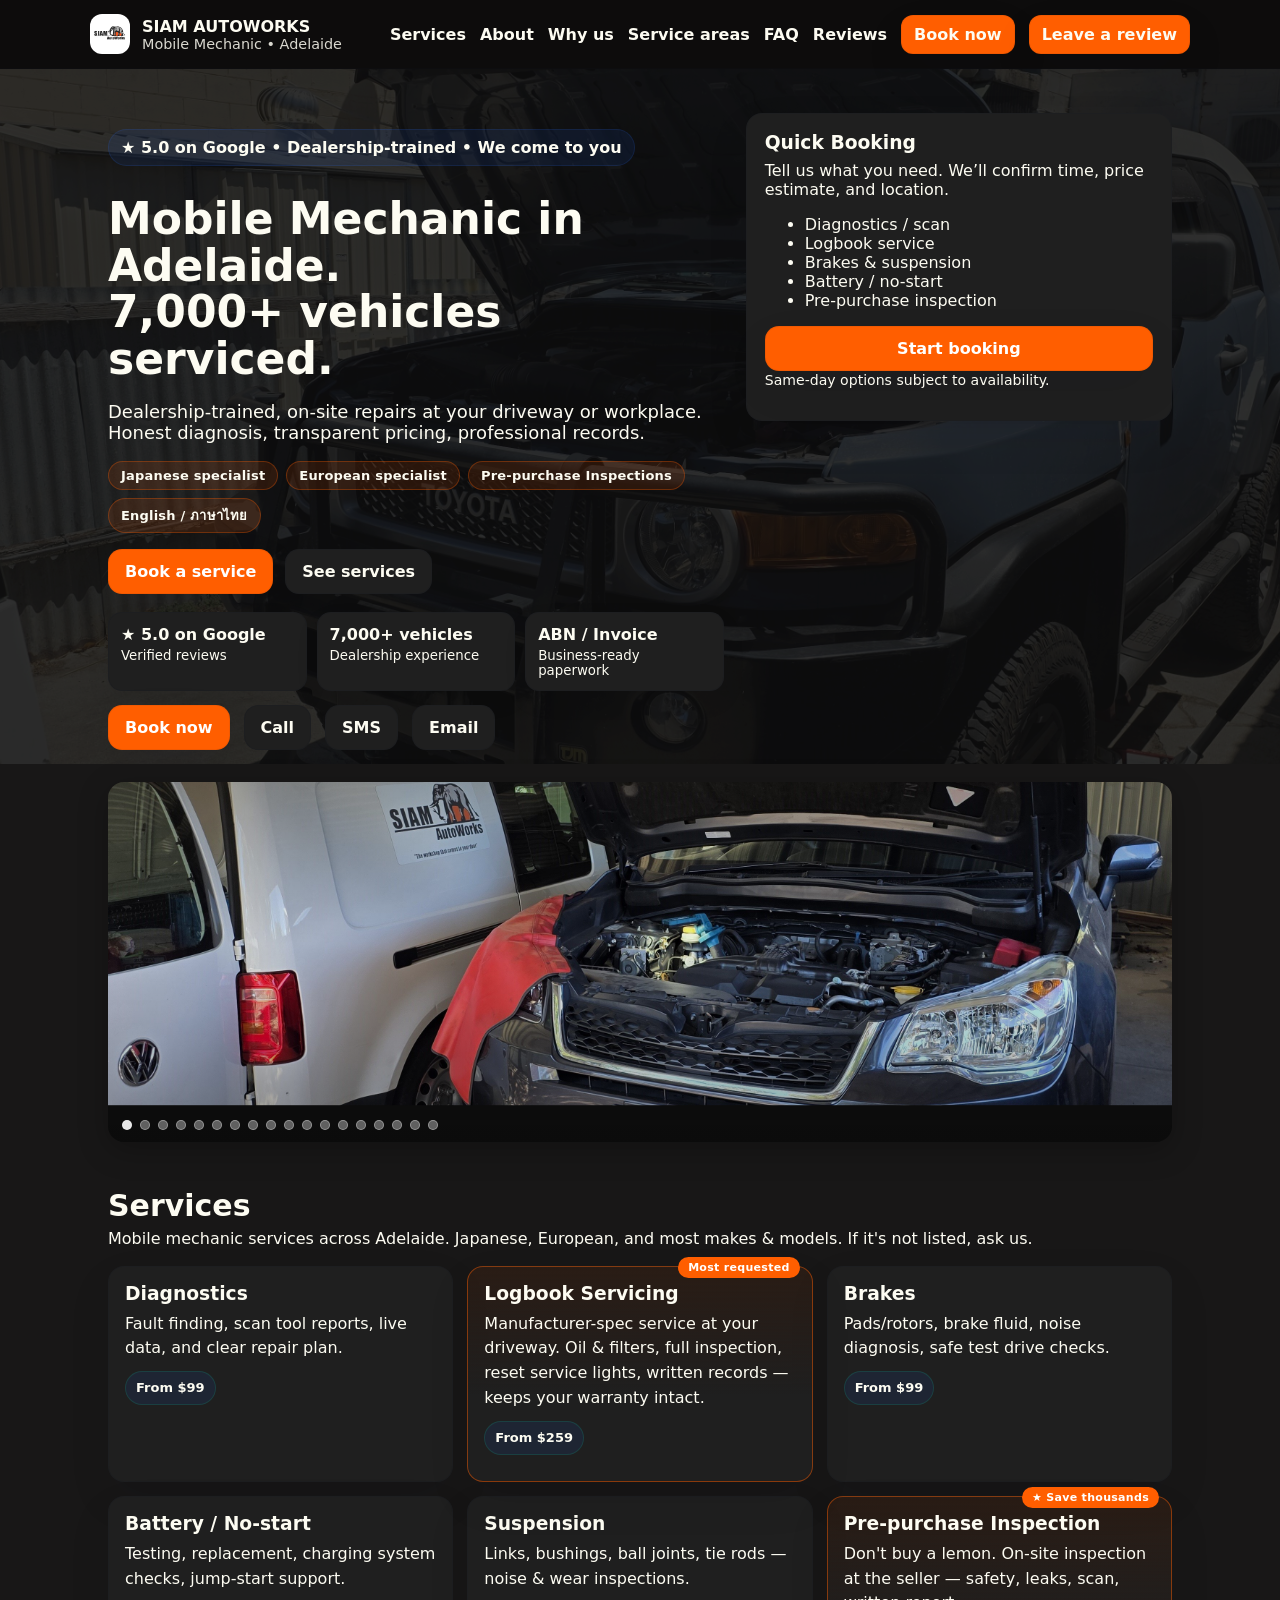
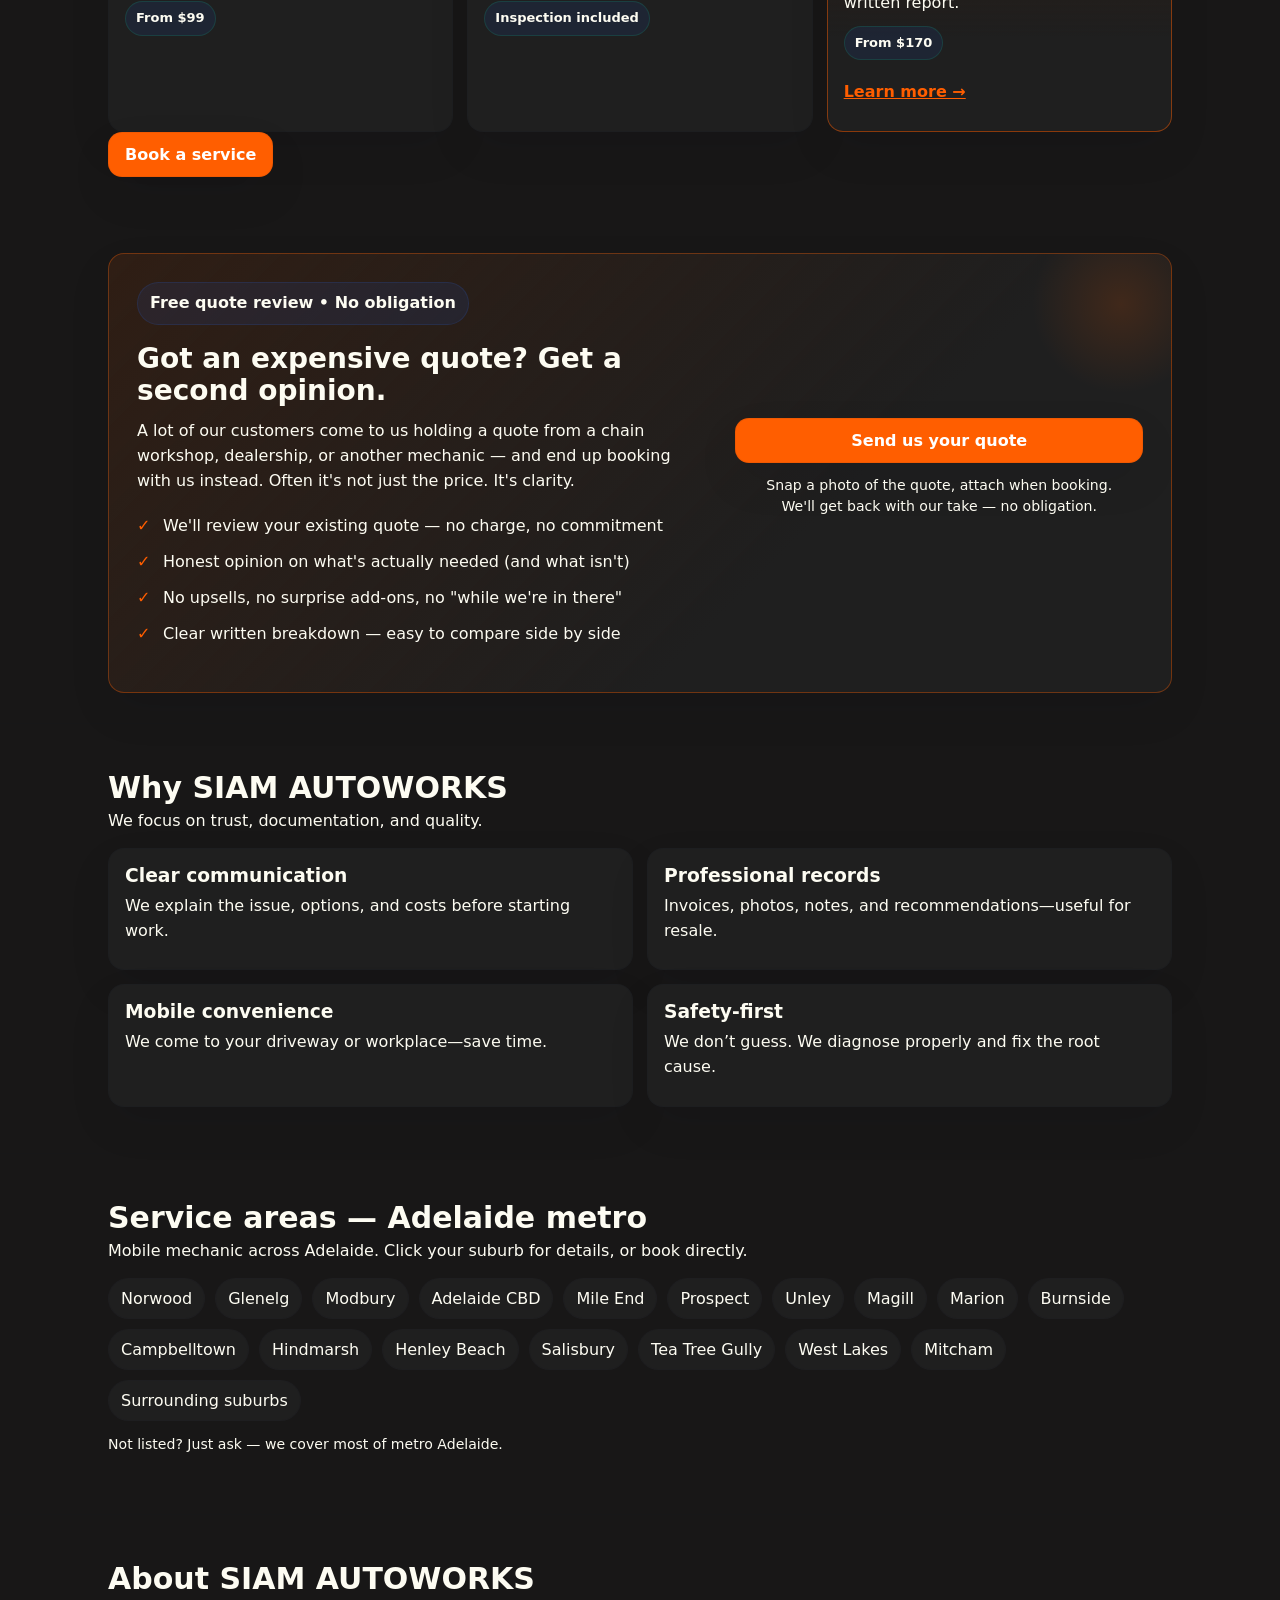
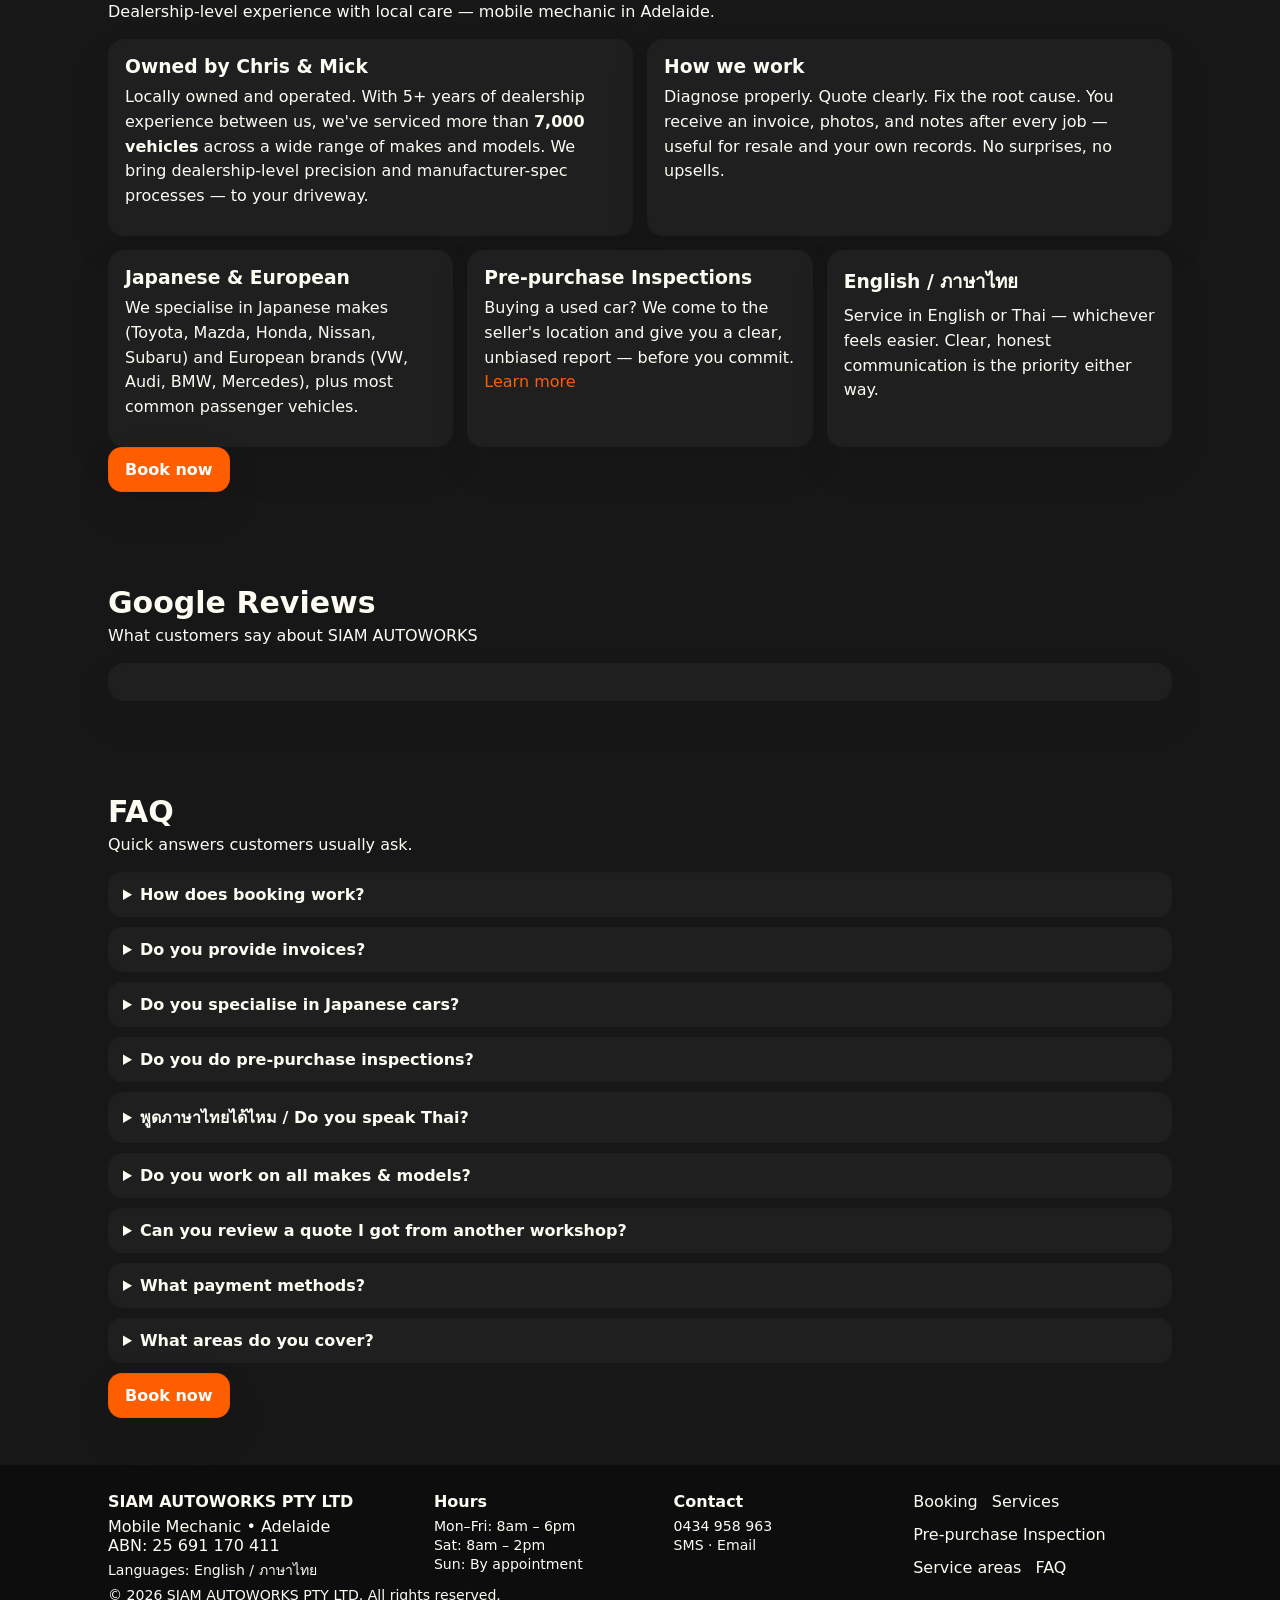
<file: index.html>
<!doctype html>
<html lang="en">
<head>
  <meta charset="utf-8" />
  <meta name="viewport" content="width=device-width, initial-scale=1, viewport-fit=cover" />
  <title>Mobile Mechanic Adelaide | Dealership-Trained | SIAM AUTOWORKS</title>
  <meta name="description" content="Dealership-trained mobile mechanic in Adelaide. Japanese & European specialist. 7,000+ vehicles serviced, 5.0★ on Google. Diagnostics, logbook servicing, brakes, pre-purchase inspections — at your home or workplace." />
  <meta name="keywords" content="mobile mechanic Adelaide, pre-purchase inspection Adelaide, Japanese car mechanic Adelaide, European car mechanic Adelaide, logbook service Adelaide, car diagnostics Adelaide" />
  <link rel="canonical" href="https://www.siamautoworks.com.au/" />

  <!-- Open Graph / Facebook -->
  <meta property="og:type" content="website" />
  <meta property="og:url" content="https://www.siamautoworks.com.au/" />
  <meta property="og:title" content="Mobile Mechanic Adelaide | SIAM AUTOWORKS" />
  <meta property="og:description" content="Dealership-trained mobile mechanic. 7,000+ vehicles serviced, 5.0★ on Google. Japanese & European specialist. We come to you." />
  <meta property="og:image" content="https://www.siamautoworks.com.au/assets/img/slide1.jpg" />
  <meta property="og:locale" content="en_AU" />

  <!-- Twitter -->
  <meta name="twitter:card" content="summary_large_image" />
  <meta name="twitter:title" content="Mobile Mechanic Adelaide | SIAM AUTOWORKS" />
  <meta name="twitter:description" content="Dealership-trained mobile mechanic. 7,000+ vehicles serviced. We come to you." />
  <meta name="twitter:image" content="https://www.siamautoworks.com.au/assets/img/slide1.jpg" />

  <link rel="stylesheet" href="assets/css/style.css" />

  <!-- Structured data: LocalBusiness / AutoRepair -->
  <!-- NOTE: Update aggregateRating reviewCount as Google reviews grow -->
  <script type="application/ld+json">
  {
    "@context": "https://schema.org",
    "@type": "AutoRepair",
    "name": "SIAM AUTOWORKS",
    "alternateName": "SIAM AUTOWORKS PTY LTD",
    "image": "https://www.siamautoworks.com.au/assets/img/logo.png",
    "logo": "https://www.siamautoworks.com.au/assets/img/logo.png",
    "url": "https://www.siamautoworks.com.au/",
    "telephone": "+61434958963",
    "email": "siamautoworks@gmail.com",
    "priceRange": "$$",
    "description": "Dealership-trained mobile mechanic in Adelaide. Japanese and European specialist. Diagnostics, logbook servicing, brakes, pre-purchase inspections at your home or workplace.",
    "address": {
      "@type": "PostalAddress",
      "addressLocality": "Adelaide",
      "addressRegion": "SA",
      "addressCountry": "AU"
    },
    "geo": {
      "@type": "GeoCoordinates",
      "latitude": -34.9285,
      "longitude": 138.6007
    },
    "areaServed": [
      {"@type": "City", "name": "Adelaide"},
      {"@type": "Place", "name": "Adelaide CBD"},
      {"@type": "Place", "name": "Norwood"},
      {"@type": "Place", "name": "Glenelg"},
      {"@type": "Place", "name": "Modbury"},
      {"@type": "Place", "name": "Marion"},
      {"@type": "Place", "name": "Magill"},
      {"@type": "Place", "name": "Unley"},
      {"@type": "Place", "name": "Prospect"},
      {"@type": "Place", "name": "Mile End"}
    ],
    "openingHoursSpecification": [
      {
        "@type": "OpeningHoursSpecification",
        "dayOfWeek": ["Monday", "Tuesday", "Wednesday", "Thursday", "Friday"],
        "opens": "08:00",
        "closes": "18:00"
      },
      {
        "@type": "OpeningHoursSpecification",
        "dayOfWeek": "Saturday",
        "opens": "08:00",
        "closes": "14:00"
      }
    ],
    "aggregateRating": {
      "@type": "AggregateRating",
      "ratingValue": "5.0",
      "reviewCount": "13",
      "bestRating": "5",
      "worstRating": "1"
    },
    "hasOfferCatalog": {
      "@type": "OfferCatalog",
      "name": "Mobile Mechanic Services",
      "itemListElement": [
        {"@type": "Offer", "itemOffered": {"@type": "Service", "name": "Diagnostics"}, "price": "99", "priceCurrency": "AUD"},
        {"@type": "Offer", "itemOffered": {"@type": "Service", "name": "Logbook Servicing"}, "price": "259", "priceCurrency": "AUD"},
        {"@type": "Offer", "itemOffered": {"@type": "Service", "name": "Brakes"}, "price": "99", "priceCurrency": "AUD"},
        {"@type": "Offer", "itemOffered": {"@type": "Service", "name": "Battery / No-start"}, "price": "99", "priceCurrency": "AUD"},
        {"@type": "Offer", "itemOffered": {"@type": "Service", "name": "Pre-purchase Inspection"}, "price": "170", "priceCurrency": "AUD"}
      ]
    },
    "knowsLanguage": ["en", "th"]
  }
  </script>
</head>
<body>
  <header class="site-header">
    <div class="container header-row">
      <a class="brand" href="index.html">
  <img src="assets/img/logo.png" alt="logo" class="logo" />
  <div class="brand-text">
    <div class="brand-name">SIAM AUTOWORKS</div>
    <div class="brand-sub">Mobile Mechanic • Adelaide</div>
  </div>
</a>

      <nav class="nav">
        <a href="#services">Services</a>
        <a href="#about">About</a>
        <a href="#why">Why us</a>
        <a href="#areas">Service areas</a>
        <a href="#faq">FAQ</a>
        <a href="#reviews">Reviews</a>
        <a class="btn btn-small" href="booking.html">Book now</a>
        <a class="btn btn-small" href="https://g.page/r/CWP5vZlV4X3UEAE/review">Leave a review</a>
      </nav>
      <button class="nav-toggle" id="navToggle" aria-label="Open menu" aria-expanded="false" aria-controls="mobileNav">☰</button>
    </div>

    <div class="mobile-nav" id="mobileNav">
      <a href="#services">Services</a>
      <a href="#about">About</a>
      <a href="#why">Why us</a>
      <a href="#areas">Service areas</a>
      <a href="#faq">FAQ</a>
      <a href="#reviews">Reviews</a>
      <a class="btn" href="booking.html">Book now</a>
      <a class="btn btn-small" href="https://g.page/r/CWP5vZlV4X3UEAE/review" target="_blank" rel="noopener">
    Leave a Google Review</a>
    </div>
  </header>

  <main>
    <section class="hero">
      <div class="container hero-grid">
        <div>
          <p class="pill">★ 5.0 on Google • Dealership-trained • We come to you</p>
          <h1>Mobile Mechanic in Adelaide.<br/>7,000+ vehicles serviced.</h1>
          <p class="lead">
            Dealership-trained, on-site repairs at your driveway or workplace.
            Honest diagnosis, transparent pricing, professional records.
          </p>

          <p class="specialty-row">
            <span class="specialty-pill">Japanese specialist</span>
            <span class="specialty-pill">European specialist</span>
            <span class="specialty-pill">Pre-purchase Inspections</span>
            <span class="specialty-pill">English / ภาษาไทย</span>
          </p>

          <div class="cta-row">
            <a class="btn" href="booking.html">Book a service</a>
            <a class="btn btn-ghost" href="#services">See services</a>
          </div>

          <div class="trust-row">
            <div class="trust-card">
              <strong>★ 5.0 on Google</strong>
              <small>Verified reviews</small>
            </div>
            <div class="trust-card">
              <strong>7,000+ vehicles</strong>
              <small>Dealership experience</small>
            </div>
            <div class="trust-card">
              <strong>ABN / Invoice</strong>
              <small>Business-ready paperwork</small>
            </div>
          </div>

          <div class="contact-strip">
  <a class="btn" href="booking.html">Book now</a>
  <a class="btn btn-ghost" href="tel:0434958963">Call</a>
  <a class="btn btn-ghost" href="sms:0434958963">SMS</a>
  <a class="btn btn-ghost" href="mailto:siamautoworks@gmail.com">Email</a>
</div>
        </div>

        <div class="hero-card">
          <h3>Quick Booking</h3>
          <p>Tell us what you need. We’ll confirm time, price estimate, and location.</p>

          <ul class="checklist">
            <li>Diagnostics / scan</li>
            <li>Logbook service</li>
            <li>Brakes & suspension</li>
            <li>Battery / no-start</li>
            <li>Pre-purchase inspection</li>
          </ul>

          <a class="btn btn-block" href="booking.html">Start booking</a>

          <p class="tiny muted">
            Same-day options subject to availability.
          </p>
        </div>
      </div>
    </section>
<!-- Services slider (above Services section) -->
<section class="services-slider" aria-label="Service photos">
  <div class="container">
    <div class="slider" id="servicesSlider">
      <img class="slide active" src="assets/img/slide1.jpg" alt="Mobile mechanic service photo 1" loading="lazy">
      <img class="slide" src="assets/img/slide2.jpg" alt="Mobile mechanic service photo 2" loading="lazy">
      <img class="slide" src="assets/img/slide3.jpg" alt="Mobile mechanic service photo 3" loading="lazy">
      <img class="slide" src="assets/img/slide4.jpg" alt="Mobile mechanic service photo 4" loading="lazy">
      <img class="slide" src="assets/img/slide5.jpg" alt="Mobile mechanic service photo 5" loading="lazy">
      <img class="slide" src="assets/img/slide6.jpg" alt="Mobile mechanic service photo 6" loading="lazy">
      <img class="slide" src="assets/img/slide7.jpg" alt="Mobile mechanic service photo 7" loading="lazy">
      <img class="slide" src="assets/img/slide8.jpg" alt="Mobile mechanic service photo 8" loading="lazy">
      <img class="slide" src="assets/img/slide9.jpg" alt="Mobile mechanic service photo 9" loading="lazy">
      <img class="slide" src="assets/img/slide10.jpg" alt="Mobile mechanic service photo 10" loading="lazy">
      <img class="slide" src="assets/img/slide11.jpg" alt="Mobile mechanic service photo 11" loading="lazy">
      <img class="slide" src="assets/img/slide12.jpg" alt="Mobile mechanic service photo 12" loading="lazy">
      <img class="slide" src="assets/img/slide13.jpg" alt="Mobile mechanic service photo 13" loading="lazy">
      <img class="slide" src="assets/img/slide14.jpg" alt="Mobile mechanic service photo 14" loading="lazy">
      <img class="slide" src="assets/img/slide15.jpg" alt="Mobile mechanic service photo 15" loading="lazy">
      <img class="slide" src="assets/img/slide16.jpg" alt="Mobile mechanic service photo 16" loading="lazy">
      <img class="slide" src="assets/img/slide17.jpg" alt="Mobile mechanic service photo 17" loading="lazy">
      <img class="slide" src="assets/img/slide18.jpg" alt="Mobile mechanic service photo 18" loading="lazy">

      <!-- optional dots -->
      <div class="dots" aria-hidden="true"></div>
    </div>
  </div>
</section>


    <section id="services" class="section">
      <div class="container">
        <div class="section-head">
          <h2>Services</h2>
          <p class="muted">Mobile mechanic services across Adelaide. Japanese, European, and most makes &amp; models. If it's not listed, ask us.</p>
        </div>

        <div class="grid-3">
          <article class="card">
            <h3>Diagnostics</h3>
            <p>Fault finding, scan tool reports, live data, and clear repair plan.</p>
            <p class="tag">From $99</p>
          </article>
          <article class="card card-highlight" data-badge="Most requested">
            <h3>Logbook Servicing</h3>
            <p>Manufacturer-spec service at your driveway. Oil &amp; filters, full inspection, reset service lights, written records — keeps your warranty intact.</p>
            <p class="tag">From $259</p>
          </article>
          <article class="card">
            <h3>Brakes</h3>
            <p>Pads/rotors, brake fluid, noise diagnosis, safe test drive checks.</p>
            <p class="tag">From $99</p>
          </article>
          <article class="card">
            <h3>Battery / No-start</h3>
            <p>Testing, replacement, charging system checks, jump-start support.</p>
            <p class="tag">From $99</p>
          </article>
          <article class="card">
            <h3>Suspension</h3>
            <p>Links, bushings, ball joints, tie rods — noise &amp; wear inspections.</p>
            <p class="tag">Inspection included</p>
          </article>
          <article class="card card-highlight" data-badge="★ Save thousands">
            <h3>Pre-purchase Inspection</h3>
            <p>Don't buy a lemon. On-site inspection at the seller — safety, leaks, scan, written report.</p>
            <p class="tag">From $170</p>
            <p style="margin-top:10px"><a href="pre-purchase-inspection.html" style="color:var(--brand);font-weight:850;text-decoration:underline">Learn more →</a></p>
          </article>
        </div>

        <div class="center mt-24">
          <a class="btn" href="booking.html">Book a service</a>
        </div>
      </div>
    </section>

    <!-- ============== SECOND OPINION CALLOUT ============== -->
    <section class="second-opinion">
      <div class="container">
        <div class="card second-opinion-card">
          <div class="second-opinion-grid">
            <div>
              <p class="pill">Free quote review • No obligation</p>
              <h2>Got an expensive quote? Get a second opinion.</h2>
              <p class="lead muted">
                A lot of our customers come to us holding a quote from a chain workshop, dealership, or another mechanic — and end up booking with us instead. Often it's not just the price. It's clarity.
              </p>
              <ul class="checklist">
                <li>We'll review your existing quote — no charge, no commitment</li>
                <li>Honest opinion on what's actually needed (and what isn't)</li>
                <li>No upsells, no surprise add-ons, no "while we're in there"</li>
                <li>Clear written breakdown — easy to compare side by side</li>
              </ul>
            </div>
            <div>
              <a class="btn btn-block" href="booking.html?service=Second-opinion%20quote%20review">Send us your quote</a>
              <p class="tiny muted" style="margin-top:12px;text-align:center">
                Snap a photo of the quote, attach when booking.<br/>
                We'll get back with our take — no obligation.
              </p>
            </div>
          </div>
        </div>
      </div>
    </section>

    <section id="why" class="section section-alt">
      <div class="container">
        <div class="section-head">
          <h2>Why SIAM AUTOWORKS</h2>
          <p class="muted">We focus on trust, documentation, and quality.</p>
        </div>

        <div class="grid-2">
          <div class="card">
            <h3>Clear communication</h3>
            <p>We explain the issue, options, and costs before starting work.</p>
          </div>
          <div class="card">
            <h3>Professional records</h3>
            <p>Invoices, photos, notes, and recommendations—useful for resale.</p>
          </div>
          <div class="card">
            <h3>Mobile convenience</h3>
            <p>We come to your driveway or workplace—save time.</p>
          </div>
          <div class="card">
            <h3>Safety-first</h3>
            <p>We don’t guess. We diagnose properly and fix the root cause.</p>
          </div>
        </div>
      </div>
    </section>

    <section id="areas" class="section">
      <div class="container">
        <div class="section-head">
          <h2>Service areas — Adelaide metro</h2>
          <p class="muted">Mobile mechanic across Adelaide. Click your suburb for details, or book directly.</p>
        </div>

        <div class="pill-grid">
          <a class="pill2" href="mobile-mechanic-norwood.html">Norwood</a>
          <a class="pill2" href="mobile-mechanic-glenelg.html">Glenelg</a>
          <a class="pill2" href="mobile-mechanic-modbury.html">Modbury</a>
          <span class="pill2">Adelaide CBD</span>
          <span class="pill2">Mile End</span>
          <span class="pill2">Prospect</span>
          <span class="pill2">Unley</span>
          <span class="pill2">Magill</span>
          <span class="pill2">Marion</span>
          <span class="pill2">Burnside</span>
          <span class="pill2">Campbelltown</span>
          <span class="pill2">Hindmarsh</span>
          <span class="pill2">Henley Beach</span>
          <span class="pill2">Salisbury</span>
          <span class="pill2">Tea Tree Gully</span>
          <span class="pill2">West Lakes</span>
          <span class="pill2">Mitcham</span>
          <span class="pill2">Surrounding suburbs</span>
        </div>
        <p class="tiny muted" style="margin-top:14px">Not listed? Just ask — we cover most of metro Adelaide.</p>
      </div>
    </section>
<section id="about" class="section section-alt">
  <div class="container">
    <div class="section-head">
      <h2>About SIAM AUTOWORKS</h2>
      <p class="muted">Dealership-level experience with local care — mobile mechanic in Adelaide.</p>
    </div>

    <div class="grid-2">
      <div class="card">
        <h3>Owned by Chris &amp; Mick</h3>
        <p class="muted">
          Locally owned and operated. With 5+ years of dealership experience between us,
          we've serviced more than <strong>7,000 vehicles</strong> across a wide range of makes and models.
          We bring dealership-level precision and manufacturer-spec processes — to your driveway.
        </p>
      </div>

      <div class="card">
        <h3>How we work</h3>
        <p class="muted">
          Diagnose properly. Quote clearly. Fix the root cause.
          You receive an invoice, photos, and notes after every job — useful for resale and your own records.
          No surprises, no upsells.
        </p>
      </div>
    </div>

    <div class="grid-3" style="margin-top:14px;">
      <div class="card">
        <h3>Japanese &amp; European</h3>
        <p class="muted">
          We specialise in Japanese makes (Toyota, Mazda, Honda, Nissan, Subaru) and European brands (VW, Audi, BMW, Mercedes), plus most common passenger vehicles.
        </p>
      </div>

      <div class="card">
        <h3>Pre-purchase Inspections</h3>
        <p class="muted">
          Buying a used car? We come to the seller's location and give you a clear, unbiased report — before you commit. <a href="pre-purchase-inspection.html" style="color:var(--brand)">Learn more</a>
        </p>
      </div>

      <div class="card">
        <h3>English / ภาษาไทย</h3>
        <p class="muted">
          Service in English or Thai — whichever feels easier. Clear, honest communication is the priority either way.
        </p>
      </div>
    </div>

    <div class="center mt-24">
      <a class="btn" href="booking.html">Book now</a>
    </div>
  </div>
</section>
<section id="reviews" class="section">
  <div class="container">
    <div class="section-head">
      <h2>Google Reviews</h2>
      <p class="muted">What customers say about SIAM AUTOWORKS</p>
    </div>

    <div class="card" style="padding:18px">
      <div class="elfsight-app-392b20b3-35e3-48c3-9e7b-78ea87228147" data-elfsight-app-lazy></div>
    </div>
  </div>
</section>
    <section id="faq" class="section section-alt">
      <div class="container">
        <div class="section-head">
          <h2>FAQ</h2>
          <p class="muted">Quick answers customers usually ask.</p>
        </div>

        <div class="faq">
          <details>
            <summary>How does booking work?</summary>
            <p>Use the booking form. We confirm the time, location, and estimate by SMS or email — usually within a few hours.</p>
          </details>
          <details>
            <summary>Do you provide invoices?</summary>
            <p>Yes. You'll receive a tax invoice/receipt with notes, photos, and recommendations — useful for resale and your own records.</p>
          </details>
          <details>
            <summary>Do you specialise in Japanese cars?</summary>
            <p>Yes. Around 60% of our work is on Japanese vehicles — Toyota, Mazda, Honda, Nissan, Subaru, Mitsubishi. We also handle European brands (VW, Audi, BMW, Mercedes) and most common passenger vehicles.</p>
          </details>
          <details>
            <summary>Do you do pre-purchase inspections?</summary>
            <p>Yes — that's one of our most-requested services. We come to the seller's location, do a full mechanical and electronic inspection, and give you a clear written report before you buy. <a href="pre-purchase-inspection.html" style="color:var(--brand)">More details here</a>.</p>
          </details>
          <details>
            <summary>พูดภาษาไทยได้ไหม / Do you speak Thai?</summary>
            <p>Yes — Mick is a native Thai speaker. ติดต่อเป็นภาษาไทยได้สบายๆ พร้อมอธิบายอาการ ราคา และตัวเลือกในการซ่อมให้ชัดเจน</p>
          </details>
          <details>
            <summary>Do you work on all makes &amp; models?</summary>
            <p>Most common passenger vehicles. Some specialist work (heavy truck, exotic, full transmission rebuilds) we'll point you to a workshop. Send us your rego or VIN and we'll confirm.</p>
          </details>
          <details>
            <summary>Can you review a quote I got from another workshop?</summary>
            <p>Yes — and it's free. Snap a photo of your quote (chain workshop, dealership, or any mechanic) and attach it when booking. We'll review it, give you an honest opinion on what's actually needed, and a clear written quote of our own. Around 4 in 5 customers who come to us this way end up booking with us — usually because the breakdown is clearer, not necessarily cheaper.</p>
          </details>
          <details>
            <summary>What payment methods?</summary>
            <p>Visa, MasterCard, Eftpos, AMEX, JCB, Union Pay, bank transfer, and cash.</p>
          </details>
          <details>
            <summary>What areas do you cover?</summary>
            <p>Most of metro Adelaide — CBD, Norwood, Glenelg, Modbury, Marion, Magill, Unley, Prospect, Mile End, Burnside, Henley Beach, Salisbury, Tea Tree Gully, and surrounding suburbs. If you're not sure, just ask.</p>
          </details>
        </div>

        <div class="center mt-24">
          <a class="btn" href="booking.html">Book now</a>
        </div>
      </div>
    </section>
  </main>

  <footer class="footer">
    <div class="container footer-grid">
      <div>
        <strong>SIAM AUTOWORKS PTY LTD</strong>
        <p class="muted">Mobile Mechanic • Adelaide<br/>ABN: 25 691 170 411</p>
        <p class="tiny muted">Languages: English / ภาษาไทย</p>
      </div>
      <div>
        <strong>Hours</strong>
        <p class="tiny muted">
          Mon–Fri: 8am – 6pm<br/>
          Sat: 8am – 2pm<br/>
          Sun: By appointment
        </p>
      </div>
      <div>
        <strong>Contact</strong>
        <p class="tiny muted">
          <a href="tel:0434958963">0434 958 963</a><br/>
          <a href="sms:0434958963">SMS</a> &middot;
          <a href="mailto:siamautoworks@gmail.com">Email</a>
        </p>
      </div>
      <div class="footer-links">
        <a href="booking.html">Booking</a>
        <a href="#services">Services</a>
        <a href="pre-purchase-inspection.html">Pre-purchase Inspection</a>
        <a href="#areas">Service areas</a>
        <a href="#faq">FAQ</a>
      </div>
    </div>
    <div class="container tiny muted">© <span id="year"></span> SIAM AUTOWORKS PTY LTD. All rights reserved.</div>
  </footer>
<!-- Elfsight Google Reviews -->
<script src="https://elfsightcdn.com/platform.js" async></script>

<script src="assets/js/main.js"></script>
<script>
  // Update copyright year
  var y = document.getElementById("year");
  if (y) y.textContent = new Date().getFullYear();
</script>
</body>
</html>
</file>
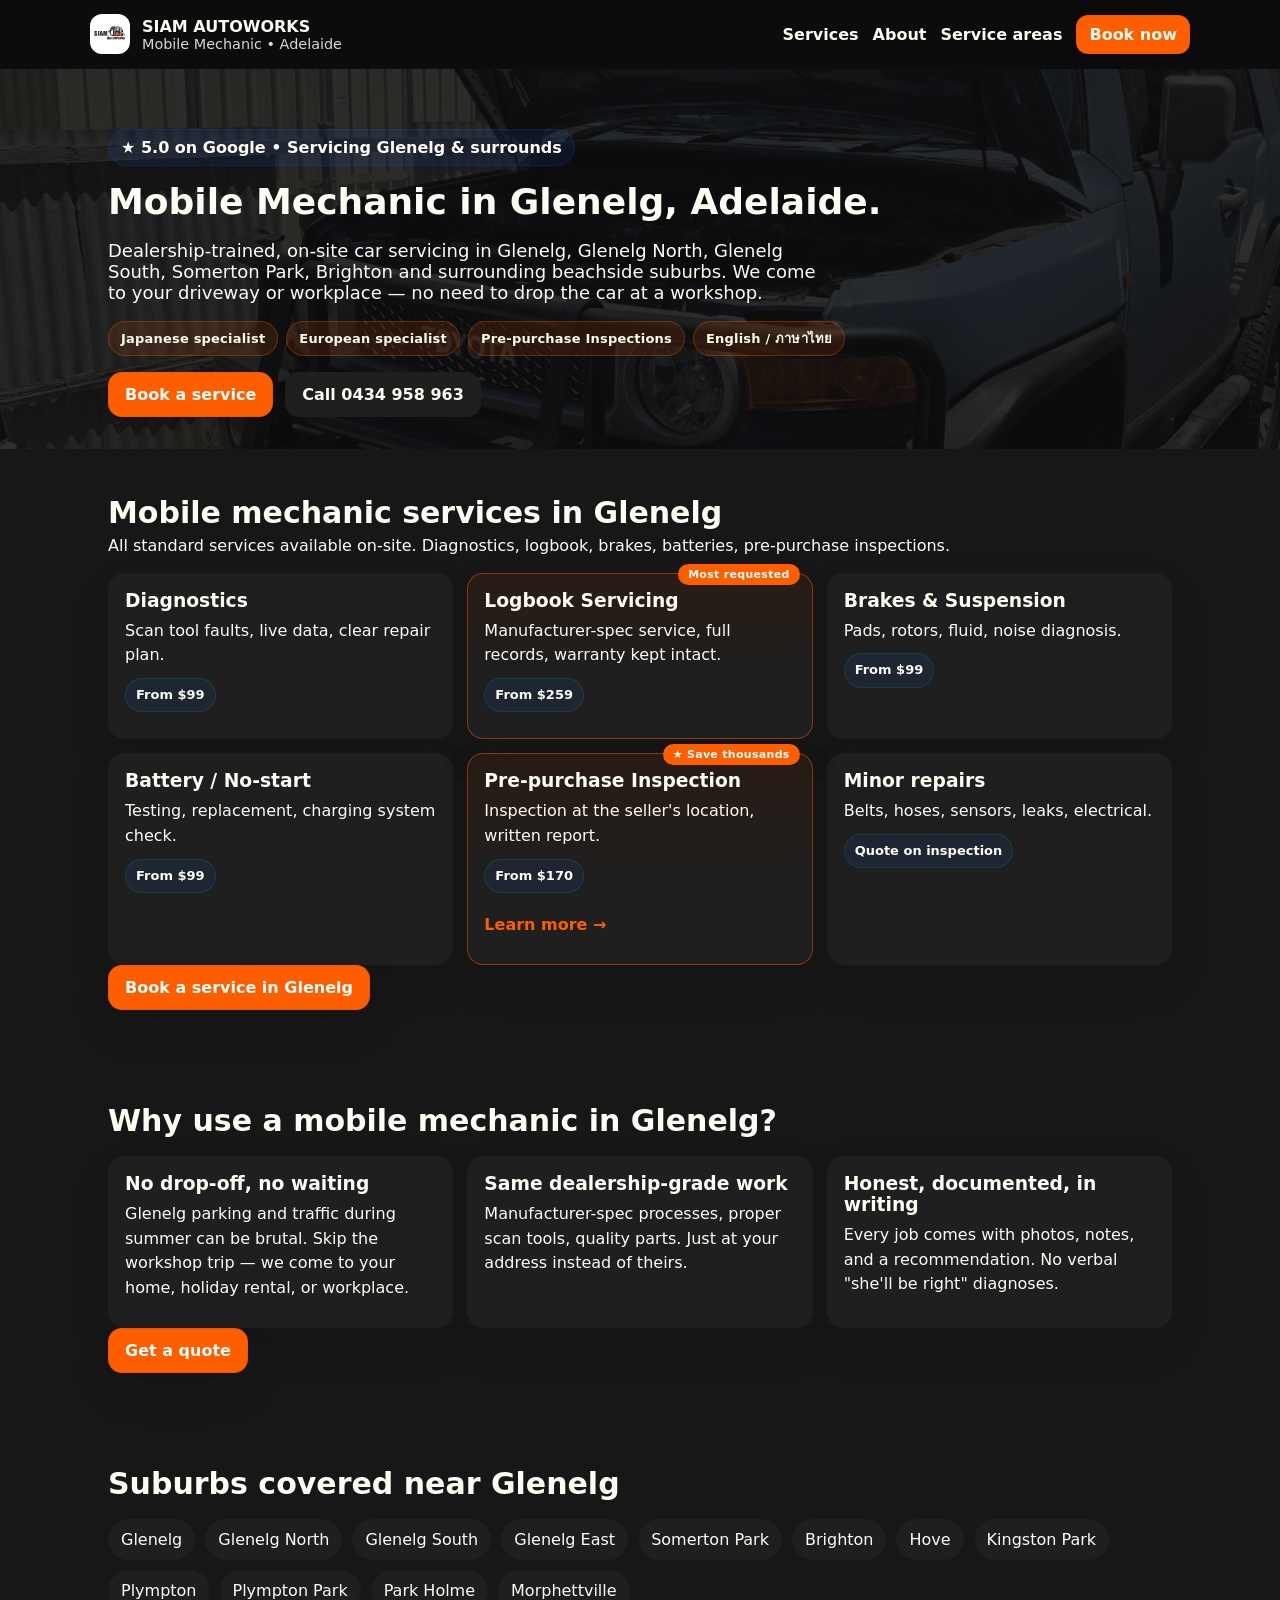
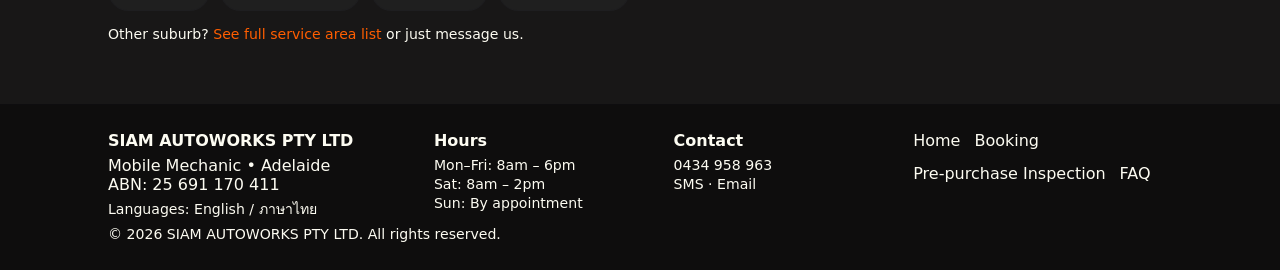
<file: mobile-mechanic-glenelg.html>
<!doctype html>
<html lang="en">
<head>
  <meta charset="utf-8" />
  <meta name="viewport" content="width=device-width, initial-scale=1, viewport-fit=cover" />
  <title>Mobile Mechanic Glenelg | On-site Car Service | SIAM AUTOWORKS</title>
  <meta name="description" content="Mobile mechanic in Glenelg, Adelaide. Dealership-trained, on-site repairs, logbook servicing, diagnostics, pre-purchase inspections. 5.0★ on Google. We come to your driveway or workplace." />
  <link rel="canonical" href="https://www.siamautoworks.com.au/mobile-mechanic-glenelg.html" />

  <meta property="og:type" content="website" />
  <meta property="og:url" content="https://www.siamautoworks.com.au/mobile-mechanic-glenelg.html" />
  <meta property="og:title" content="Mobile Mechanic Glenelg | SIAM AUTOWORKS" />
  <meta property="og:description" content="Dealership-trained mobile mechanic serving Glenelg and surrounding suburbs. We come to you." />
  <meta property="og:image" content="https://www.siamautoworks.com.au/assets/img/slide1.jpg" />

  <link rel="stylesheet" href="assets/css/style.css" />

  <script type="application/ld+json">
  {
    "@context": "https://schema.org",
    "@type": "AutoRepair",
    "name": "SIAM AUTOWORKS — Mobile Mechanic Glenelg",
    "image": "https://www.siamautoworks.com.au/assets/img/logo.png",
    "url": "https://www.siamautoworks.com.au/mobile-mechanic-glenelg.html",
    "telephone": "+61434958963",
    "priceRange": "$$",
    "address": {
      "@type": "PostalAddress",
      "addressLocality": "Glenelg",
      "addressRegion": "SA",
      "postalCode": "5045",
      "addressCountry": "AU"
    },
    "geo": {"@type": "GeoCoordinates", "latitude": -34.9789, "longitude": 138.5142},
    "areaServed": {"@type": "Place", "name": "Glenelg, Adelaide"},
    "aggregateRating": {"@type": "AggregateRating", "ratingValue": "5.0", "reviewCount": "13"}
  }
  </script>
</head>
<body>
  <header class="site-header">
    <div class="container header-row">
      <a class="brand" href="index.html">
        <img src="assets/img/logo.png" alt="logo" class="logo" />
        <div class="brand-text">
          <div class="brand-name">SIAM AUTOWORKS</div>
          <div class="brand-sub">Mobile Mechanic • Adelaide</div>
        </div>
      </a>
      <nav class="nav">
        <a href="index.html#services">Services</a>
        <a href="index.html#about">About</a>
        <a href="index.html#areas">Service areas</a>
        <a class="btn btn-small" href="booking.html">Book now</a>
      </nav>
      <button class="nav-toggle" id="navToggle" aria-label="Open menu" aria-expanded="false" aria-controls="mobileNav">☰</button>
    </div>
    <div class="mobile-nav" id="mobileNav">
      <a href="index.html#services">Services</a>
      <a href="index.html#about">About</a>
      <a href="index.html#areas">Service areas</a>
      <a class="btn" href="booking.html">Book now</a>
    </div>
  </header>

  <main>
    <section class="hero suburb-hero">
      <div class="container">
        <p class="pill">★ 5.0 on Google • Servicing Glenelg &amp; surrounds</p>
        <h1>Mobile Mechanic in Glenelg, Adelaide.</h1>
        <p class="lead">
          Dealership-trained, on-site car servicing in Glenelg, Glenelg North, Glenelg South, Somerton Park, Brighton and surrounding beachside suburbs.
          We come to your driveway or workplace — no need to drop the car at a workshop.
        </p>

        <p class="specialty-row">
          <span class="specialty-pill">Japanese specialist</span>
          <span class="specialty-pill">European specialist</span>
          <span class="specialty-pill">Pre-purchase Inspections</span>
          <span class="specialty-pill">English / ภาษาไทย</span>
        </p>

        <div class="cta-row">
          <a class="btn" href="booking.html">Book a service</a>
          <a class="btn btn-ghost" href="tel:0434958963">Call 0434 958 963</a>
        </div>
      </div>
    </section>

    <section class="section">
      <div class="container">
        <div class="section-head">
          <h2>Mobile mechanic services in Glenelg</h2>
          <p class="muted">All standard services available on-site. Diagnostics, logbook, brakes, batteries, pre-purchase inspections.</p>
        </div>

        <div class="grid-3">
          <article class="card">
            <h3>Diagnostics</h3>
            <p>Scan tool faults, live data, clear repair plan.</p>
            <p class="tag">From $99</p>
          </article>
          <article class="card card-highlight" data-badge="Most requested">
            <h3>Logbook Servicing</h3>
            <p>Manufacturer-spec service, full records, warranty kept intact.</p>
            <p class="tag">From $259</p>
          </article>
          <article class="card">
            <h3>Brakes &amp; Suspension</h3>
            <p>Pads, rotors, fluid, noise diagnosis.</p>
            <p class="tag">From $99</p>
          </article>
          <article class="card">
            <h3>Battery / No-start</h3>
            <p>Testing, replacement, charging system check.</p>
            <p class="tag">From $99</p>
          </article>
          <article class="card card-highlight" data-badge="★ Save thousands">
            <h3>Pre-purchase Inspection</h3>
            <p>Inspection at the seller's location, written report.</p>
            <p class="tag">From $170</p>
            <p style="margin-top:10px"><a href="pre-purchase-inspection.html" style="color:var(--brand);font-weight:850">Learn more →</a></p>
          </article>
          <article class="card">
            <h3>Minor repairs</h3>
            <p>Belts, hoses, sensors, leaks, electrical.</p>
            <p class="tag">Quote on inspection</p>
          </article>
        </div>

        <div class="center mt-24">
          <a class="btn" href="booking.html">Book a service in Glenelg</a>
        </div>
      </div>
    </section>

    <section class="section section-alt">
      <div class="container">
        <div class="section-head">
          <h2>Why use a mobile mechanic in Glenelg?</h2>
        </div>
        <div class="grid-3">
          <div class="card">
            <h3>No drop-off, no waiting</h3>
            <p>Glenelg parking and traffic during summer can be brutal. Skip the workshop trip — we come to your home, holiday rental, or workplace.</p>
          </div>
          <div class="card">
            <h3>Same dealership-grade work</h3>
            <p>Manufacturer-spec processes, proper scan tools, quality parts. Just at your address instead of theirs.</p>
          </div>
          <div class="card">
            <h3>Honest, documented, in writing</h3>
            <p>Every job comes with photos, notes, and a recommendation. No verbal "she'll be right" diagnoses.</p>
          </div>
        </div>

        <div class="center mt-24">
          <a class="btn" href="booking.html">Get a quote</a>
        </div>
      </div>
    </section>

    <section class="section">
      <div class="container">
        <div class="section-head">
          <h2>Suburbs covered near Glenelg</h2>
        </div>
        <div class="pill-grid">
          <span class="pill2">Glenelg</span>
          <span class="pill2">Glenelg North</span>
          <span class="pill2">Glenelg South</span>
          <span class="pill2">Glenelg East</span>
          <span class="pill2">Somerton Park</span>
          <span class="pill2">Brighton</span>
          <span class="pill2">Hove</span>
          <span class="pill2">Kingston Park</span>
          <span class="pill2">Plympton</span>
          <span class="pill2">Plympton Park</span>
          <span class="pill2">Park Holme</span>
          <span class="pill2">Morphettville</span>
        </div>
        <p class="tiny muted" style="margin-top:14px">Other suburb? <a href="index.html#areas" style="color:var(--brand)">See full service area list</a> or just message us.</p>
      </div>
    </section>
  </main>

  <footer class="footer">
    <div class="container footer-grid">
      <div>
        <strong>SIAM AUTOWORKS PTY LTD</strong>
        <p class="muted">Mobile Mechanic • Adelaide<br/>ABN: 25 691 170 411</p>
        <p class="tiny muted">Languages: English / ภาษาไทย</p>
      </div>
      <div>
        <strong>Hours</strong>
        <p class="tiny muted">Mon–Fri: 8am – 6pm<br/>Sat: 8am – 2pm<br/>Sun: By appointment</p>
      </div>
      <div>
        <strong>Contact</strong>
        <p class="tiny muted">
          <a href="tel:0434958963">0434 958 963</a><br/>
          <a href="sms:0434958963">SMS</a> &middot;
          <a href="mailto:siamautoworks@gmail.com">Email</a>
        </p>
      </div>
      <div class="footer-links">
        <a href="index.html">Home</a>
        <a href="booking.html">Booking</a>
        <a href="pre-purchase-inspection.html">Pre-purchase Inspection</a>
        <a href="index.html#faq">FAQ</a>
      </div>
    </div>
    <div class="container tiny muted">© <span id="year"></span> SIAM AUTOWORKS PTY LTD. All rights reserved.</div>
  </footer>

  <script src="assets/js/main.js"></script>
  <script>
    var y = document.getElementById("year");
    if (y) y.textContent = new Date().getFullYear();
  </script>
</body>
</html>
</file>
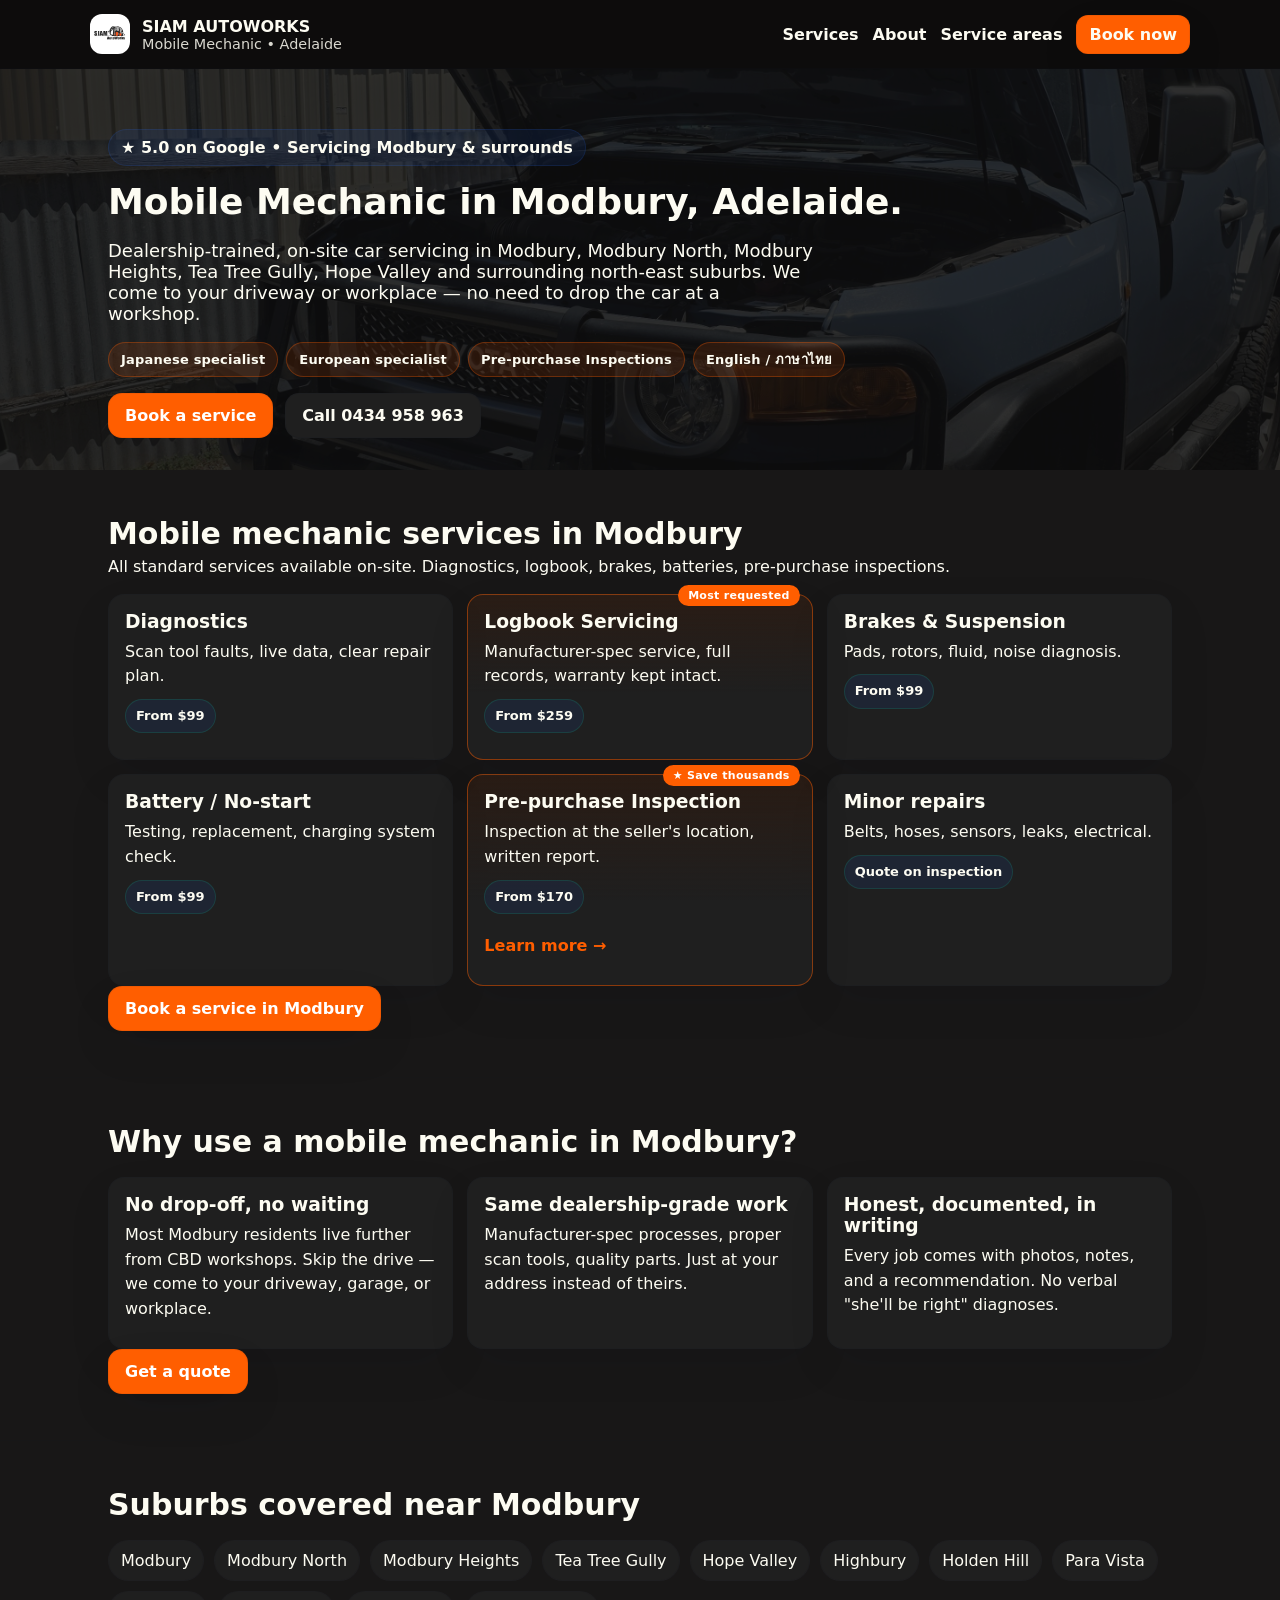
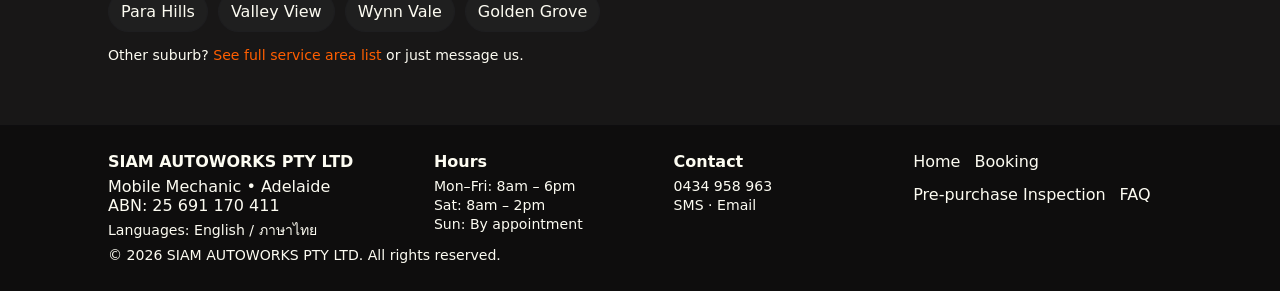
<file: mobile-mechanic-modbury.html>
<!doctype html>
<html lang="en">
<head>
  <meta charset="utf-8" />
  <meta name="viewport" content="width=device-width, initial-scale=1, viewport-fit=cover" />
  <title>Mobile Mechanic Modbury | On-site Car Service | SIAM AUTOWORKS</title>
  <meta name="description" content="Mobile mechanic in Modbury, Adelaide. Dealership-trained, on-site repairs, logbook servicing, diagnostics, pre-purchase inspections. 5.0★ on Google. We come to your driveway or workplace." />
  <link rel="canonical" href="https://www.siamautoworks.com.au/mobile-mechanic-modbury.html" />

  <meta property="og:type" content="website" />
  <meta property="og:url" content="https://www.siamautoworks.com.au/mobile-mechanic-modbury.html" />
  <meta property="og:title" content="Mobile Mechanic Modbury | SIAM AUTOWORKS" />
  <meta property="og:description" content="Dealership-trained mobile mechanic serving Modbury and surrounding suburbs. We come to you." />
  <meta property="og:image" content="https://www.siamautoworks.com.au/assets/img/slide1.jpg" />

  <link rel="stylesheet" href="assets/css/style.css" />

  <script type="application/ld+json">
  {
    "@context": "https://schema.org",
    "@type": "AutoRepair",
    "name": "SIAM AUTOWORKS — Mobile Mechanic Modbury",
    "image": "https://www.siamautoworks.com.au/assets/img/logo.png",
    "url": "https://www.siamautoworks.com.au/mobile-mechanic-modbury.html",
    "telephone": "+61434958963",
    "priceRange": "$$",
    "address": {
      "@type": "PostalAddress",
      "addressLocality": "Modbury",
      "addressRegion": "SA",
      "postalCode": "5092",
      "addressCountry": "AU"
    },
    "geo": {"@type": "GeoCoordinates", "latitude": -34.8333, "longitude": 138.6833},
    "areaServed": {"@type": "Place", "name": "Modbury, Adelaide"},
    "aggregateRating": {"@type": "AggregateRating", "ratingValue": "5.0", "reviewCount": "13"}
  }
  </script>
</head>
<body>
  <header class="site-header">
    <div class="container header-row">
      <a class="brand" href="index.html">
        <img src="assets/img/logo.png" alt="logo" class="logo" />
        <div class="brand-text">
          <div class="brand-name">SIAM AUTOWORKS</div>
          <div class="brand-sub">Mobile Mechanic • Adelaide</div>
        </div>
      </a>
      <nav class="nav">
        <a href="index.html#services">Services</a>
        <a href="index.html#about">About</a>
        <a href="index.html#areas">Service areas</a>
        <a class="btn btn-small" href="booking.html">Book now</a>
      </nav>
      <button class="nav-toggle" id="navToggle" aria-label="Open menu" aria-expanded="false" aria-controls="mobileNav">☰</button>
    </div>
    <div class="mobile-nav" id="mobileNav">
      <a href="index.html#services">Services</a>
      <a href="index.html#about">About</a>
      <a href="index.html#areas">Service areas</a>
      <a class="btn" href="booking.html">Book now</a>
    </div>
  </header>

  <main>
    <section class="hero suburb-hero">
      <div class="container">
        <p class="pill">★ 5.0 on Google • Servicing Modbury &amp; surrounds</p>
        <h1>Mobile Mechanic in Modbury, Adelaide.</h1>
        <p class="lead">
          Dealership-trained, on-site car servicing in Modbury, Modbury North, Modbury Heights, Tea Tree Gully, Hope Valley and surrounding north-east suburbs.
          We come to your driveway or workplace — no need to drop the car at a workshop.
        </p>

        <p class="specialty-row">
          <span class="specialty-pill">Japanese specialist</span>
          <span class="specialty-pill">European specialist</span>
          <span class="specialty-pill">Pre-purchase Inspections</span>
          <span class="specialty-pill">English / ภาษาไทย</span>
        </p>

        <div class="cta-row">
          <a class="btn" href="booking.html">Book a service</a>
          <a class="btn btn-ghost" href="tel:0434958963">Call 0434 958 963</a>
        </div>
      </div>
    </section>

    <section class="section">
      <div class="container">
        <div class="section-head">
          <h2>Mobile mechanic services in Modbury</h2>
          <p class="muted">All standard services available on-site. Diagnostics, logbook, brakes, batteries, pre-purchase inspections.</p>
        </div>

        <div class="grid-3">
          <article class="card">
            <h3>Diagnostics</h3>
            <p>Scan tool faults, live data, clear repair plan.</p>
            <p class="tag">From $99</p>
          </article>
          <article class="card card-highlight" data-badge="Most requested">
            <h3>Logbook Servicing</h3>
            <p>Manufacturer-spec service, full records, warranty kept intact.</p>
            <p class="tag">From $259</p>
          </article>
          <article class="card">
            <h3>Brakes &amp; Suspension</h3>
            <p>Pads, rotors, fluid, noise diagnosis.</p>
            <p class="tag">From $99</p>
          </article>
          <article class="card">
            <h3>Battery / No-start</h3>
            <p>Testing, replacement, charging system check.</p>
            <p class="tag">From $99</p>
          </article>
          <article class="card card-highlight" data-badge="★ Save thousands">
            <h3>Pre-purchase Inspection</h3>
            <p>Inspection at the seller's location, written report.</p>
            <p class="tag">From $170</p>
            <p style="margin-top:10px"><a href="pre-purchase-inspection.html" style="color:var(--brand);font-weight:850">Learn more →</a></p>
          </article>
          <article class="card">
            <h3>Minor repairs</h3>
            <p>Belts, hoses, sensors, leaks, electrical.</p>
            <p class="tag">Quote on inspection</p>
          </article>
        </div>

        <div class="center mt-24">
          <a class="btn" href="booking.html">Book a service in Modbury</a>
        </div>
      </div>
    </section>

    <section class="section section-alt">
      <div class="container">
        <div class="section-head">
          <h2>Why use a mobile mechanic in Modbury?</h2>
        </div>
        <div class="grid-3">
          <div class="card">
            <h3>No drop-off, no waiting</h3>
            <p>Most Modbury residents live further from CBD workshops. Skip the drive — we come to your driveway, garage, or workplace.</p>
          </div>
          <div class="card">
            <h3>Same dealership-grade work</h3>
            <p>Manufacturer-spec processes, proper scan tools, quality parts. Just at your address instead of theirs.</p>
          </div>
          <div class="card">
            <h3>Honest, documented, in writing</h3>
            <p>Every job comes with photos, notes, and a recommendation. No verbal "she'll be right" diagnoses.</p>
          </div>
        </div>

        <div class="center mt-24">
          <a class="btn" href="booking.html">Get a quote</a>
        </div>
      </div>
    </section>

    <section class="section">
      <div class="container">
        <div class="section-head">
          <h2>Suburbs covered near Modbury</h2>
        </div>
        <div class="pill-grid">
          <span class="pill2">Modbury</span>
          <span class="pill2">Modbury North</span>
          <span class="pill2">Modbury Heights</span>
          <span class="pill2">Tea Tree Gully</span>
          <span class="pill2">Hope Valley</span>
          <span class="pill2">Highbury</span>
          <span class="pill2">Holden Hill</span>
          <span class="pill2">Para Vista</span>
          <span class="pill2">Para Hills</span>
          <span class="pill2">Valley View</span>
          <span class="pill2">Wynn Vale</span>
          <span class="pill2">Golden Grove</span>
        </div>
        <p class="tiny muted" style="margin-top:14px">Other suburb? <a href="index.html#areas" style="color:var(--brand)">See full service area list</a> or just message us.</p>
      </div>
    </section>
  </main>

  <footer class="footer">
    <div class="container footer-grid">
      <div>
        <strong>SIAM AUTOWORKS PTY LTD</strong>
        <p class="muted">Mobile Mechanic • Adelaide<br/>ABN: 25 691 170 411</p>
        <p class="tiny muted">Languages: English / ภาษาไทย</p>
      </div>
      <div>
        <strong>Hours</strong>
        <p class="tiny muted">Mon–Fri: 8am – 6pm<br/>Sat: 8am – 2pm<br/>Sun: By appointment</p>
      </div>
      <div>
        <strong>Contact</strong>
        <p class="tiny muted">
          <a href="tel:0434958963">0434 958 963</a><br/>
          <a href="sms:0434958963">SMS</a> &middot;
          <a href="mailto:siamautoworks@gmail.com">Email</a>
        </p>
      </div>
      <div class="footer-links">
        <a href="index.html">Home</a>
        <a href="booking.html">Booking</a>
        <a href="pre-purchase-inspection.html">Pre-purchase Inspection</a>
        <a href="index.html#faq">FAQ</a>
      </div>
    </div>
    <div class="container tiny muted">© <span id="year"></span> SIAM AUTOWORKS PTY LTD. All rights reserved.</div>
  </footer>

  <script src="assets/js/main.js"></script>
  <script>
    var y = document.getElementById("year");
    if (y) y.textContent = new Date().getFullYear();
  </script>
</body>
</html>
</file>
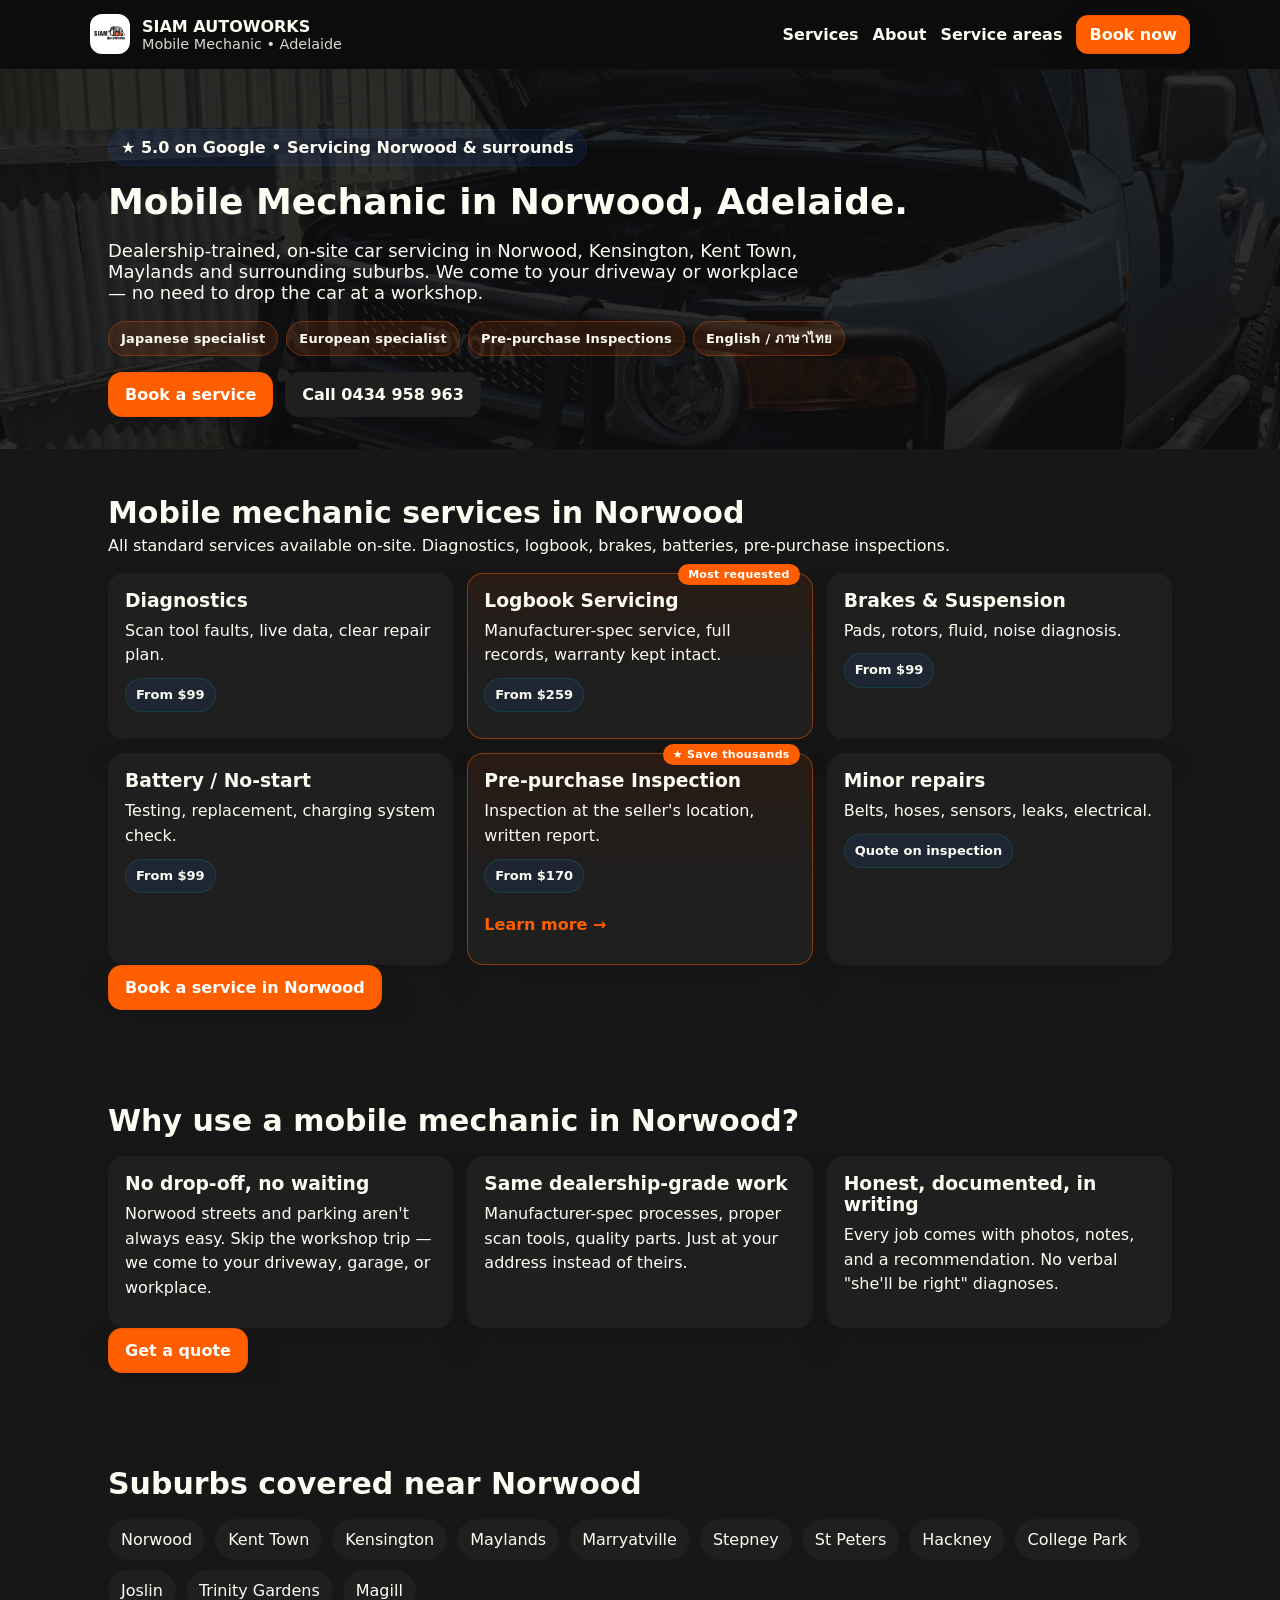
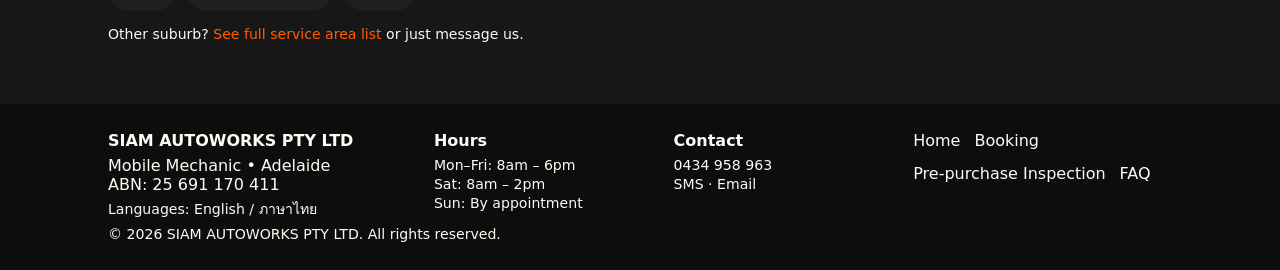
<file: mobile-mechanic-norwood.html>
<!doctype html>
<html lang="en">
<head>
  <meta charset="utf-8" />
  <meta name="viewport" content="width=device-width, initial-scale=1, viewport-fit=cover" />
  <title>Mobile Mechanic Norwood | On-site Car Service | SIAM AUTOWORKS</title>
  <meta name="description" content="Mobile mechanic in Norwood, Adelaide. Dealership-trained, on-site repairs, logbook servicing, diagnostics, pre-purchase inspections. 5.0★ on Google. We come to your driveway or workplace." />
  <link rel="canonical" href="https://www.siamautoworks.com.au/mobile-mechanic-norwood.html" />

  <meta property="og:type" content="website" />
  <meta property="og:url" content="https://www.siamautoworks.com.au/mobile-mechanic-norwood.html" />
  <meta property="og:title" content="Mobile Mechanic Norwood | SIAM AUTOWORKS" />
  <meta property="og:description" content="Dealership-trained mobile mechanic serving Norwood and surrounding suburbs. We come to you." />
  <meta property="og:image" content="https://www.siamautoworks.com.au/assets/img/slide1.jpg" />

  <link rel="stylesheet" href="assets/css/style.css" />

  <script type="application/ld+json">
  {
    "@context": "https://schema.org",
    "@type": "AutoRepair",
    "name": "SIAM AUTOWORKS — Mobile Mechanic Norwood",
    "image": "https://www.siamautoworks.com.au/assets/img/logo.png",
    "url": "https://www.siamautoworks.com.au/mobile-mechanic-norwood.html",
    "telephone": "+61434958963",
    "priceRange": "$$",
    "address": {
      "@type": "PostalAddress",
      "addressLocality": "Norwood",
      "addressRegion": "SA",
      "postalCode": "5067",
      "addressCountry": "AU"
    },
    "geo": {"@type": "GeoCoordinates", "latitude": -34.9214, "longitude": 138.6321},
    "areaServed": {"@type": "Place", "name": "Norwood, Adelaide"},
    "aggregateRating": {"@type": "AggregateRating", "ratingValue": "5.0", "reviewCount": "13"}
  }
  </script>
</head>
<body>
  <header class="site-header">
    <div class="container header-row">
      <a class="brand" href="index.html">
        <img src="assets/img/logo.png" alt="logo" class="logo" />
        <div class="brand-text">
          <div class="brand-name">SIAM AUTOWORKS</div>
          <div class="brand-sub">Mobile Mechanic • Adelaide</div>
        </div>
      </a>
      <nav class="nav">
        <a href="index.html#services">Services</a>
        <a href="index.html#about">About</a>
        <a href="index.html#areas">Service areas</a>
        <a class="btn btn-small" href="booking.html">Book now</a>
      </nav>
      <button class="nav-toggle" id="navToggle" aria-label="Open menu" aria-expanded="false" aria-controls="mobileNav">☰</button>
    </div>
    <div class="mobile-nav" id="mobileNav">
      <a href="index.html#services">Services</a>
      <a href="index.html#about">About</a>
      <a href="index.html#areas">Service areas</a>
      <a class="btn" href="booking.html">Book now</a>
    </div>
  </header>

  <main>
    <section class="hero suburb-hero">
      <div class="container">
        <p class="pill">★ 5.0 on Google • Servicing Norwood &amp; surrounds</p>
        <h1>Mobile Mechanic in Norwood, Adelaide.</h1>
        <p class="lead">
          Dealership-trained, on-site car servicing in Norwood, Kensington, Kent Town, Maylands and surrounding suburbs.
          We come to your driveway or workplace — no need to drop the car at a workshop.
        </p>

        <p class="specialty-row">
          <span class="specialty-pill">Japanese specialist</span>
          <span class="specialty-pill">European specialist</span>
          <span class="specialty-pill">Pre-purchase Inspections</span>
          <span class="specialty-pill">English / ภาษาไทย</span>
        </p>

        <div class="cta-row">
          <a class="btn" href="booking.html">Book a service</a>
          <a class="btn btn-ghost" href="tel:0434958963">Call 0434 958 963</a>
        </div>
      </div>
    </section>

    <section class="section">
      <div class="container">
        <div class="section-head">
          <h2>Mobile mechanic services in Norwood</h2>
          <p class="muted">All standard services available on-site. Diagnostics, logbook, brakes, batteries, pre-purchase inspections.</p>
        </div>

        <div class="grid-3">
          <article class="card">
            <h3>Diagnostics</h3>
            <p>Scan tool faults, live data, clear repair plan.</p>
            <p class="tag">From $99</p>
          </article>
          <article class="card card-highlight" data-badge="Most requested">
            <h3>Logbook Servicing</h3>
            <p>Manufacturer-spec service, full records, warranty kept intact.</p>
            <p class="tag">From $259</p>
          </article>
          <article class="card">
            <h3>Brakes &amp; Suspension</h3>
            <p>Pads, rotors, fluid, noise diagnosis.</p>
            <p class="tag">From $99</p>
          </article>
          <article class="card">
            <h3>Battery / No-start</h3>
            <p>Testing, replacement, charging system check.</p>
            <p class="tag">From $99</p>
          </article>
          <article class="card card-highlight" data-badge="★ Save thousands">
            <h3>Pre-purchase Inspection</h3>
            <p>Inspection at the seller's location, written report.</p>
            <p class="tag">From $170</p>
            <p style="margin-top:10px"><a href="pre-purchase-inspection.html" style="color:var(--brand);font-weight:850">Learn more →</a></p>
          </article>
          <article class="card">
            <h3>Minor repairs</h3>
            <p>Belts, hoses, sensors, leaks, electrical.</p>
            <p class="tag">Quote on inspection</p>
          </article>
        </div>

        <div class="center mt-24">
          <a class="btn" href="booking.html">Book a service in Norwood</a>
        </div>
      </div>
    </section>

    <section class="section section-alt">
      <div class="container">
        <div class="section-head">
          <h2>Why use a mobile mechanic in Norwood?</h2>
        </div>
        <div class="grid-3">
          <div class="card">
            <h3>No drop-off, no waiting</h3>
            <p>Norwood streets and parking aren't always easy. Skip the workshop trip — we come to your driveway, garage, or workplace.</p>
          </div>
          <div class="card">
            <h3>Same dealership-grade work</h3>
            <p>Manufacturer-spec processes, proper scan tools, quality parts. Just at your address instead of theirs.</p>
          </div>
          <div class="card">
            <h3>Honest, documented, in writing</h3>
            <p>Every job comes with photos, notes, and a recommendation. No verbal "she'll be right" diagnoses.</p>
          </div>
        </div>

        <div class="center mt-24">
          <a class="btn" href="booking.html">Get a quote</a>
        </div>
      </div>
    </section>

    <section class="section">
      <div class="container">
        <div class="section-head">
          <h2>Suburbs covered near Norwood</h2>
        </div>
        <div class="pill-grid">
          <span class="pill2">Norwood</span>
          <span class="pill2">Kent Town</span>
          <span class="pill2">Kensington</span>
          <span class="pill2">Maylands</span>
          <span class="pill2">Marryatville</span>
          <span class="pill2">Stepney</span>
          <span class="pill2">St Peters</span>
          <span class="pill2">Hackney</span>
          <span class="pill2">College Park</span>
          <span class="pill2">Joslin</span>
          <span class="pill2">Trinity Gardens</span>
          <span class="pill2">Magill</span>
        </div>
        <p class="tiny muted" style="margin-top:14px">Other suburb? <a href="index.html#areas" style="color:var(--brand)">See full service area list</a> or just message us.</p>
      </div>
    </section>
  </main>

  <footer class="footer">
    <div class="container footer-grid">
      <div>
        <strong>SIAM AUTOWORKS PTY LTD</strong>
        <p class="muted">Mobile Mechanic • Adelaide<br/>ABN: 25 691 170 411</p>
        <p class="tiny muted">Languages: English / ภาษาไทย</p>
      </div>
      <div>
        <strong>Hours</strong>
        <p class="tiny muted">Mon–Fri: 8am – 6pm<br/>Sat: 8am – 2pm<br/>Sun: By appointment</p>
      </div>
      <div>
        <strong>Contact</strong>
        <p class="tiny muted">
          <a href="tel:0434958963">0434 958 963</a><br/>
          <a href="sms:0434958963">SMS</a> &middot;
          <a href="mailto:siamautoworks@gmail.com">Email</a>
        </p>
      </div>
      <div class="footer-links">
        <a href="index.html">Home</a>
        <a href="booking.html">Booking</a>
        <a href="pre-purchase-inspection.html">Pre-purchase Inspection</a>
        <a href="index.html#faq">FAQ</a>
      </div>
    </div>
    <div class="container tiny muted">© <span id="year"></span> SIAM AUTOWORKS PTY LTD. All rights reserved.</div>
  </footer>

  <script src="assets/js/main.js"></script>
  <script>
    var y = document.getElementById("year");
    if (y) y.textContent = new Date().getFullYear();
  </script>
</body>
</html>
</file>
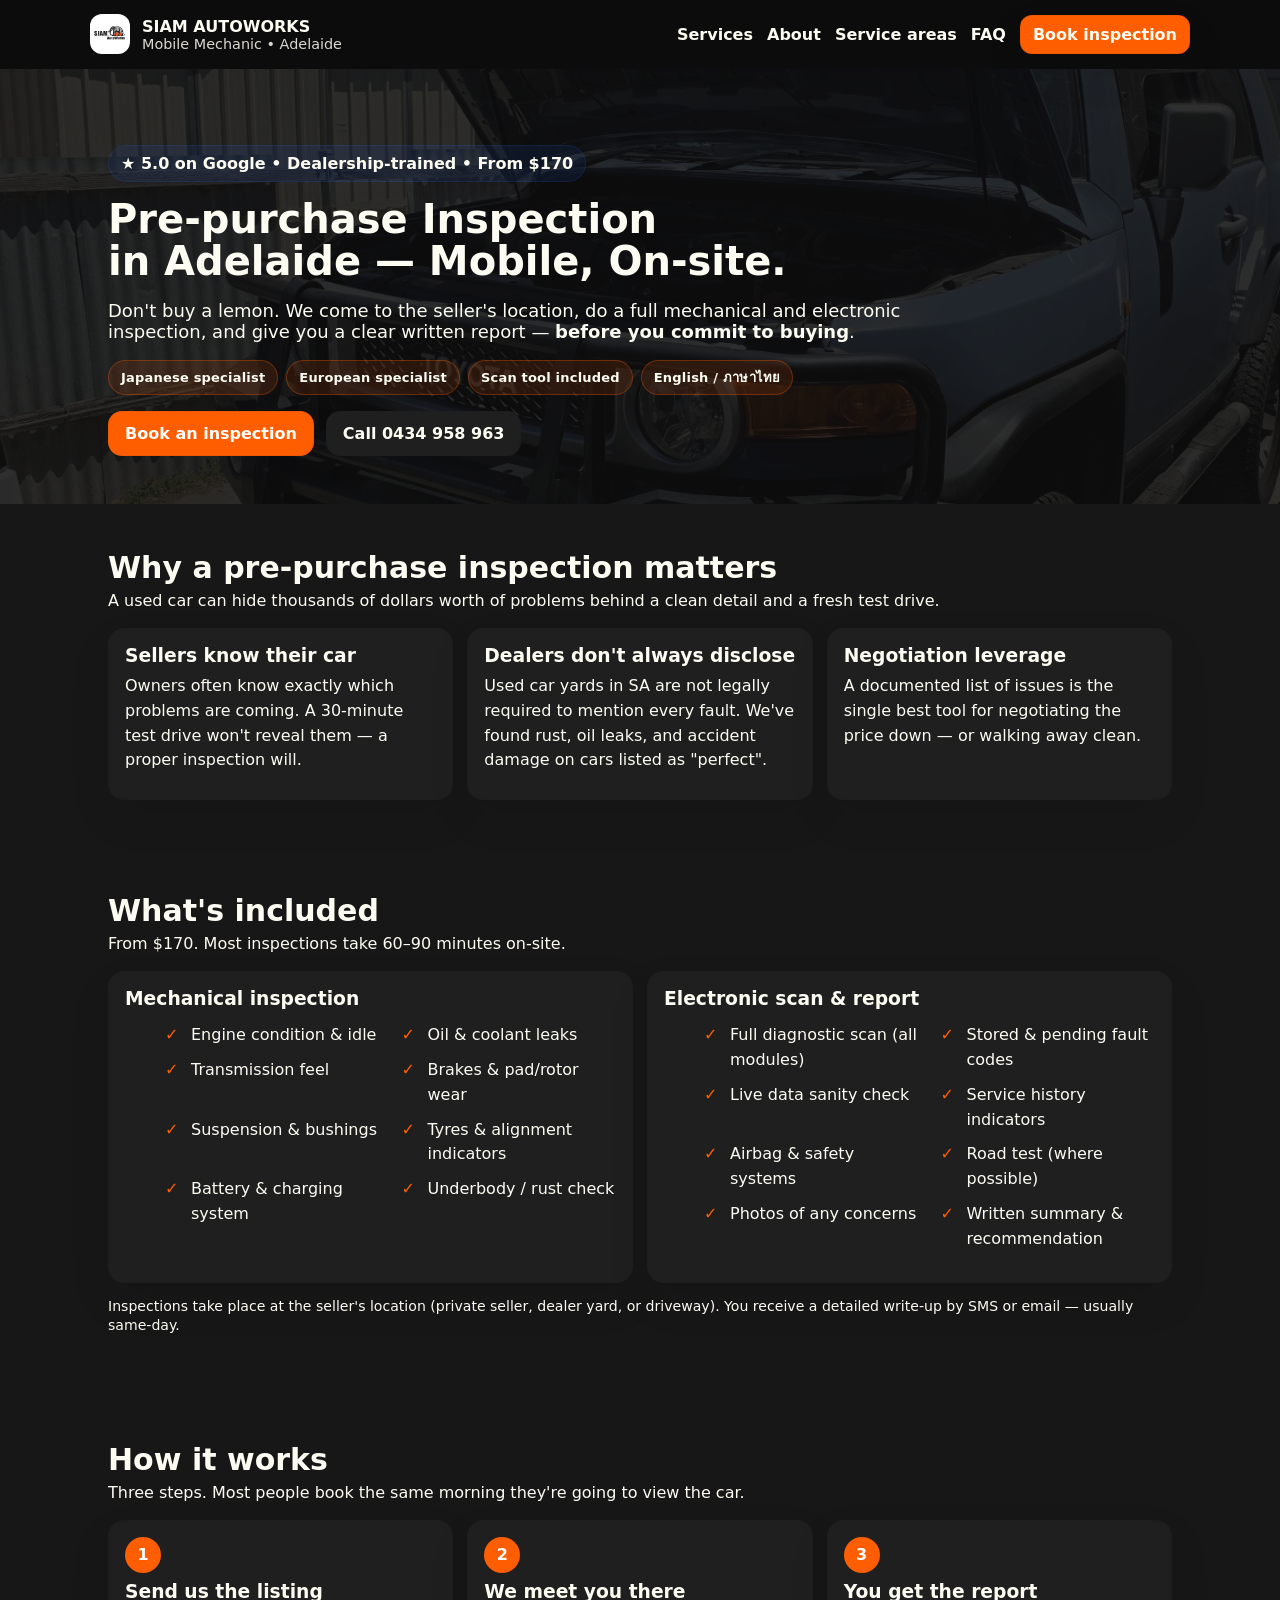
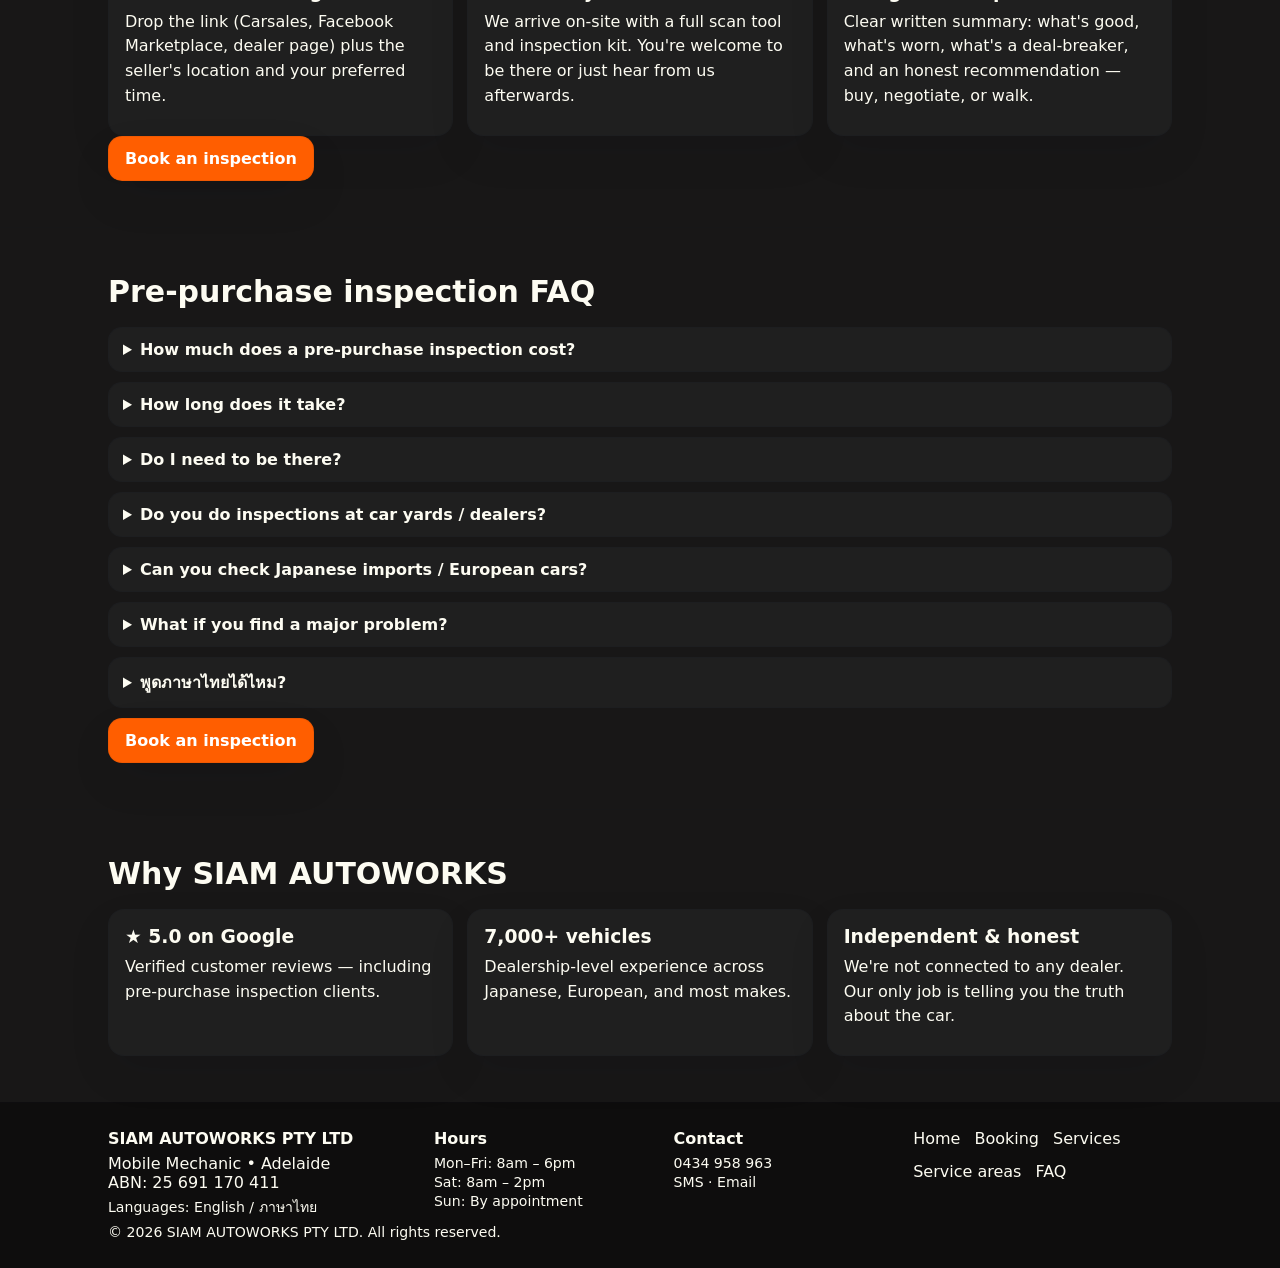
<file: pre-purchase-inspection.html>
<!doctype html>
<html lang="en">
<head>
  <meta charset="utf-8" />
  <meta name="viewport" content="width=device-width, initial-scale=1, viewport-fit=cover" />
  <title>Pre-purchase Inspection Adelaide | Mobile, On-site | SIAM AUTOWORKS</title>
  <meta name="description" content="Pre-purchase car inspection in Adelaide. Mobile, on-site at the seller. Dealership-trained mechanic, full mechanical + scan tool report. From $170. 5.0★ on Google. Don't buy a lemon." />
  <link rel="canonical" href="https://www.siamautoworks.com.au/pre-purchase-inspection.html" />

  <!-- Open Graph -->
  <meta property="og:type" content="website" />
  <meta property="og:url" content="https://www.siamautoworks.com.au/pre-purchase-inspection.html" />
  <meta property="og:title" content="Pre-purchase Inspection Adelaide | SIAM AUTOWORKS" />
  <meta property="og:description" content="Don't buy a lemon. Mobile pre-purchase inspection by a dealership-trained mechanic. From $170." />
  <meta property="og:image" content="https://www.siamautoworks.com.au/assets/img/slide1.jpg" />

  <link rel="stylesheet" href="assets/css/style.css" />

  <!-- Schema: Service -->
  <script type="application/ld+json">
  {
    "@context": "https://schema.org",
    "@type": "Service",
    "serviceType": "Pre-purchase vehicle inspection",
    "name": "Pre-purchase Car Inspection — Mobile, Adelaide",
    "description": "On-site pre-purchase vehicle inspection in Adelaide. Full mechanical, electronic scan, road test where possible, written report.",
    "provider": {
      "@type": "AutoRepair",
      "name": "SIAM AUTOWORKS",
      "telephone": "+61434958963",
      "url": "https://www.siamautoworks.com.au/",
      "address": {
        "@type": "PostalAddress",
        "addressLocality": "Adelaide",
        "addressRegion": "SA",
        "addressCountry": "AU"
      }
    },
    "areaServed": {"@type": "City", "name": "Adelaide"},
    "offers": {
      "@type": "Offer",
      "price": "170",
      "priceCurrency": "AUD",
      "availability": "https://schema.org/InStock",
      "url": "https://www.siamautoworks.com.au/booking.html?service=Pre-purchase%20Inspection"
    },
    "aggregateRating": {
      "@type": "AggregateRating",
      "ratingValue": "5.0",
      "reviewCount": "13"
    }
  }
  </script>
</head>
<body>
  <header class="site-header">
    <div class="container header-row">
      <a class="brand" href="index.html">
        <img src="assets/img/logo.png" alt="logo" class="logo" />
        <div class="brand-text">
          <div class="brand-name">SIAM AUTOWORKS</div>
          <div class="brand-sub">Mobile Mechanic • Adelaide</div>
        </div>
      </a>

      <nav class="nav">
        <a href="index.html#services">Services</a>
        <a href="index.html#about">About</a>
        <a href="index.html#areas">Service areas</a>
        <a href="index.html#faq">FAQ</a>
        <a class="btn btn-small" href="booking.html?service=Pre-purchase%20Inspection">Book inspection</a>
      </nav>
      <button class="nav-toggle" id="navToggle" aria-label="Open menu" aria-expanded="false" aria-controls="mobileNav">☰</button>
    </div>

    <div class="mobile-nav" id="mobileNav">
      <a href="index.html#services">Services</a>
      <a href="index.html#about">About</a>
      <a href="index.html#areas">Service areas</a>
      <a href="index.html#faq">FAQ</a>
      <a class="btn" href="booking.html?service=Pre-purchase%20Inspection">Book inspection</a>
    </div>
  </header>

  <main>
    <!-- HERO -->
    <section class="hero ppi-hero">
      <div class="container">
        <p class="pill">★ 5.0 on Google • Dealership-trained • From $170</p>
        <h1>Pre-purchase Inspection<br/>in Adelaide — Mobile, On-site.</h1>
        <p class="lead">
          Don't buy a lemon. We come to the seller's location, do a full mechanical and electronic inspection,
          and give you a clear written report — <strong>before you commit to buying</strong>.
        </p>

        <p class="specialty-row">
          <span class="specialty-pill">Japanese specialist</span>
          <span class="specialty-pill">European specialist</span>
          <span class="specialty-pill">Scan tool included</span>
          <span class="specialty-pill">English / ภาษาไทย</span>
        </p>

        <div class="cta-row">
          <a class="btn" href="booking.html?service=Pre-purchase%20Inspection">Book an inspection</a>
          <a class="btn btn-ghost" href="tel:0434958963">Call 0434 958 963</a>
        </div>
      </div>
    </section>

    <!-- WHY PPI MATTERS -->
    <section class="section">
      <div class="container">
        <div class="section-head">
          <h2>Why a pre-purchase inspection matters</h2>
          <p class="muted">A used car can hide thousands of dollars worth of problems behind a clean detail and a fresh test drive.</p>
        </div>

        <div class="grid-3">
          <div class="card">
            <h3>Sellers know their car</h3>
            <p>Owners often know exactly which problems are coming. A 30-minute test drive won't reveal them — a proper inspection will.</p>
          </div>
          <div class="card">
            <h3>Dealers don't always disclose</h3>
            <p>Used car yards in SA are not legally required to mention every fault. We've found rust, oil leaks, and accident damage on cars listed as "perfect".</p>
          </div>
          <div class="card">
            <h3>Negotiation leverage</h3>
            <p>A documented list of issues is the single best tool for negotiating the price down — or walking away clean.</p>
          </div>
        </div>
      </div>
    </section>

    <!-- WHAT'S INCLUDED -->
    <section class="section section-alt">
      <div class="container">
        <div class="section-head">
          <h2>What's included</h2>
          <p class="muted">From $170. Most inspections take 60–90 minutes on-site.</p>
        </div>

        <div class="grid-2">
          <div class="card">
            <h3>Mechanical inspection</h3>
            <ul class="ppi-checklist">
              <li>Engine condition &amp; idle</li>
              <li>Oil &amp; coolant leaks</li>
              <li>Transmission feel</li>
              <li>Brakes &amp; pad/rotor wear</li>
              <li>Suspension &amp; bushings</li>
              <li>Tyres &amp; alignment indicators</li>
              <li>Battery &amp; charging system</li>
              <li>Underbody / rust check</li>
            </ul>
          </div>

          <div class="card">
            <h3>Electronic scan &amp; report</h3>
            <ul class="ppi-checklist">
              <li>Full diagnostic scan (all modules)</li>
              <li>Stored &amp; pending fault codes</li>
              <li>Live data sanity check</li>
              <li>Service history indicators</li>
              <li>Airbag &amp; safety systems</li>
              <li>Road test (where possible)</li>
              <li>Photos of any concerns</li>
              <li>Written summary &amp; recommendation</li>
            </ul>
          </div>
        </div>

        <p class="tiny muted" style="margin-top:14px">
          Inspections take place at the seller's location (private seller, dealer yard, or driveway).
          You receive a detailed write-up by SMS or email — usually same-day.
        </p>
      </div>
    </section>

    <!-- HOW IT WORKS -->
    <section class="section">
      <div class="container">
        <div class="section-head">
          <h2>How it works</h2>
          <p class="muted">Three steps. Most people book the same morning they're going to view the car.</p>
        </div>

        <div class="steps">
          <div class="card">
            <div class="step-num">1</div>
            <h3>Send us the listing</h3>
            <p>Drop the link (Carsales, Facebook Marketplace, dealer page) plus the seller's location and your preferred time.</p>
          </div>
          <div class="card">
            <div class="step-num">2</div>
            <h3>We meet you there</h3>
            <p>We arrive on-site with a full scan tool and inspection kit. You're welcome to be there or just hear from us afterwards.</p>
          </div>
          <div class="card">
            <div class="step-num">3</div>
            <h3>You get the report</h3>
            <p>Clear written summary: what's good, what's worn, what's a deal-breaker, and an honest recommendation — buy, negotiate, or walk.</p>
          </div>
        </div>

        <div class="center mt-24">
          <a class="btn" href="booking.html?service=Pre-purchase%20Inspection">Book an inspection</a>
        </div>
      </div>
    </section>

    <!-- PPI FAQ -->
    <section class="section section-alt">
      <div class="container">
        <div class="section-head">
          <h2>Pre-purchase inspection FAQ</h2>
        </div>

        <div class="faq">
          <details>
            <summary>How much does a pre-purchase inspection cost?</summary>
            <p>From $170 for most passenger cars in Adelaide metro. Larger 4WDs, European cars, and locations far from the CBD may be slightly higher — we'll confirm before booking.</p>
          </details>
          <details>
            <summary>How long does it take?</summary>
            <p>Usually 60–90 minutes on-site. The written report is normally with you the same day.</p>
          </details>
          <details>
            <summary>Do I need to be there?</summary>
            <p>No. Many of our customers are interstate or busy at work. We can inspect, report back, and you decide. If you can be there, you'll get the explanation in person.</p>
          </details>
          <details>
            <summary>Do you do inspections at car yards / dealers?</summary>
            <p>Yes. Most yards allow this — call ahead to arrange. Some smaller yards push back; if a seller refuses an independent inspection, that's already a strong signal.</p>
          </details>
          <details>
            <summary>Can you check Japanese imports / European cars?</summary>
            <p>Yes. We have dealership experience across Toyota, Mazda, Honda, Nissan, Subaru, VW, Audi, BMW, Mercedes, and most other makes — plus the scan tool coverage to read manufacturer-specific systems.</p>
          </details>
          <details>
            <summary>What if you find a major problem?</summary>
            <p>You get the facts. We'll tell you what it'll cost to fix and whether it's a deal-breaker. We don't pressure you to walk or to buy — that's your call.</p>
          </details>
          <details>
            <summary>พูดภาษาไทยได้ไหม?</summary>
            <p>ได้ครับ Mick พูดไทย รายงานและคำแนะนำเป็นภาษาไทยได้ ส่งลิงก์ประกาศรถมาทาง SMS หรืออีเมลได้เลย</p>
          </details>
        </div>

        <div class="center mt-24">
          <a class="btn" href="booking.html?service=Pre-purchase%20Inspection">Book an inspection</a>
        </div>
      </div>
    </section>

    <!-- TRUST -->
    <section class="section">
      <div class="container">
        <div class="section-head">
          <h2>Why SIAM AUTOWORKS</h2>
        </div>
        <div class="grid-3">
          <div class="card">
            <h3>★ 5.0 on Google</h3>
            <p>Verified customer reviews — including pre-purchase inspection clients.</p>
          </div>
          <div class="card">
            <h3>7,000+ vehicles</h3>
            <p>Dealership-level experience across Japanese, European, and most makes.</p>
          </div>
          <div class="card">
            <h3>Independent &amp; honest</h3>
            <p>We're not connected to any dealer. Our only job is telling you the truth about the car.</p>
          </div>
        </div>
      </div>
    </section>
  </main>

  <footer class="footer">
    <div class="container footer-grid">
      <div>
        <strong>SIAM AUTOWORKS PTY LTD</strong>
        <p class="muted">Mobile Mechanic • Adelaide<br/>ABN: 25 691 170 411</p>
        <p class="tiny muted">Languages: English / ภาษาไทย</p>
      </div>
      <div>
        <strong>Hours</strong>
        <p class="tiny muted">
          Mon–Fri: 8am – 6pm<br/>
          Sat: 8am – 2pm<br/>
          Sun: By appointment
        </p>
      </div>
      <div>
        <strong>Contact</strong>
        <p class="tiny muted">
          <a href="tel:0434958963">0434 958 963</a><br/>
          <a href="sms:0434958963">SMS</a> &middot;
          <a href="mailto:siamautoworks@gmail.com">Email</a>
        </p>
      </div>
      <div class="footer-links">
        <a href="index.html">Home</a>
        <a href="booking.html">Booking</a>
        <a href="index.html#services">Services</a>
        <a href="index.html#areas">Service areas</a>
        <a href="index.html#faq">FAQ</a>
      </div>
    </div>
    <div class="container tiny muted">© <span id="year"></span> SIAM AUTOWORKS PTY LTD. All rights reserved.</div>
  </footer>

  <script src="assets/js/main.js"></script>
  <script>
    var y = document.getElementById("year");
    if (y) y.textContent = new Date().getFullYear();
  </script>
</body>
</html>
</file>
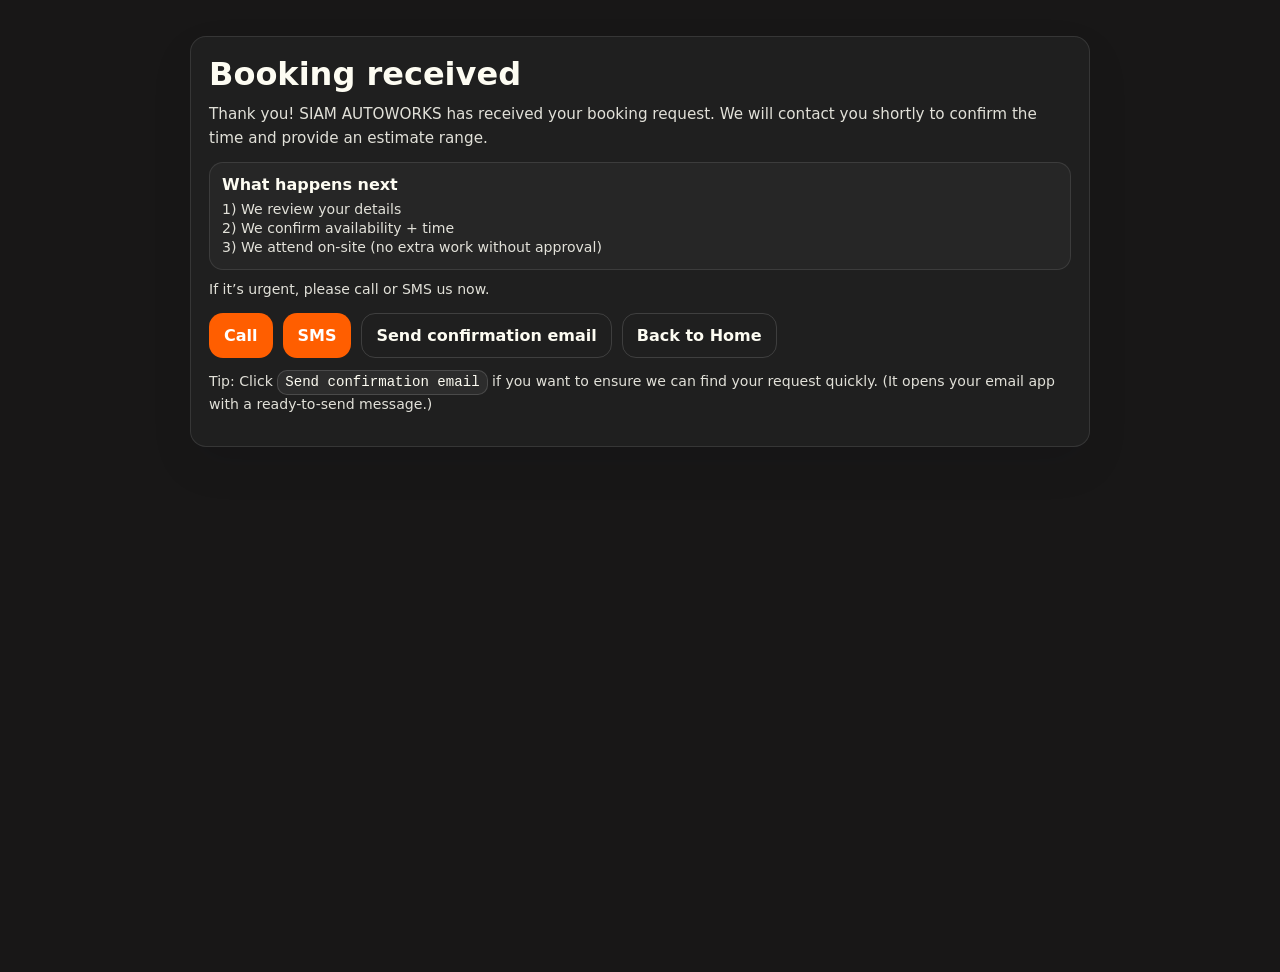
<file: thankyou.html>
<!doctype html>
<html lang="en">
<head>
  <meta charset="utf-8" />
  <meta name="viewport" content="width=device-width,initial-scale=1" />
  <title>Booking received • SIAM AUTOWORKS</title>
  <meta name="description" content="Booking received confirmation." />

  <style>
    /* ===== THANKYOU PAGE — same vibe as Booking (dark clean) ===== */
    :root{
      --bg:#181717;
      --card:#1f1f1f;
      --text:#fdfcf2;
      --muted:rgba(253,252,242,.88);
      --border:rgba(255,255,255,.10);
      --shadow:0 18px 44px rgba(2,6,23,.08);
      --btn:#1f1f1f;
      --btnHover:#252525;
      --btnPrimary:#fdfcf2;
      --btnPrimaryText:#181717;
      --orange:#ff5e00;
--orangeHover:#e55400;

    }

    html,body{
      margin:0;
      min-height:100%;
      background:var(--bg);
      color:var(--text);
      font-family:system-ui,-apple-system,Segoe UI,Roboto,Ubuntu,Arial,sans-serif;
    }

    .wrap{
      max-width:900px;
      margin:0 auto;
      padding:36px 18px;
      min-height:100vh;
      display:flex;
      align-items:flex-start;
    }

    .card{
      width:100%;
      border-radius:16px;
      padding:18px;
      background:var(--card);
      border:1px solid var(--border);
      box-shadow:var(--shadow);
    }

    .ok{font-size:44px;line-height:1;margin:0 0 10px}
    h1{margin:0 0 10px}

    .mini{font-size:.95rem;line-height:1.55;color:var(--muted);margin:0 0 12px}
    .tiny{font-size:.88rem;line-height:1.35;color:var(--muted)}
    .hint{margin-top:10px}

    .inner-box{
      padding:12px;
      border-radius:14px;
      border:1px solid var(--border);
      background:rgba(255,255,255,.03);
    }

    .row{display:flex;gap:10px;flex-wrap:wrap;margin-top:14px}

 .btn{
  display:inline-flex;
  align-items:center;
  justify-content:center;
  padding:12px 14px;
  border-radius:14px;
  font-weight:900;
  cursor:pointer;
  text-decoration:none;
  border:1px solid rgba(255,255,255,.12);
  background:var(--btn);
  color:var(--text);
}
.btn:hover{background:var(--btnHover)}

/* ORANGE BUTTONS (Call / SMS) */
.btn-orange{
  background: var(--orange);
  border-color: rgba(255,94,0,.35);
  color:#ffffff;
}
.btn-orange:hover{
  background: var(--orangeHover);
}

.btn-primary{
  background:var(--btnPrimary);
  color:var(--btnPrimaryText);
  border:1px solid rgba(255,255,255,.18);
}
.btn-primary:hover{background:#fff}

.btn-ghost{
  background:transparent;
  border:1px solid rgba(255,255,255,.14);
}
.btn-ghost:hover{background:rgba(255,255,255,.06)}


    .btn-ghost{
      background:transparent;
      border:1px solid rgba(255,255,255,.14);
    }
    .btn-ghost:hover{background:rgba(255,255,255,.06)}

    .kbd{
      font-family:ui-monospace,SFMono-Regular,Menlo,Monaco,Consolas,"Liberation Mono","Courier New",monospace;
      padding:2px 7px;
      border-radius:10px;
      border:1px solid rgba(255,255,255,.14);
      background:rgba(255,255,255,.06);
      color:var(--text);
      display:inline-block;
    }
  </style>
</head>

<body class="thankyou">
  <div class="wrap">
    <div class="card">
      <h1>Booking received</h1>

      <p class="mini">
        Thank you! SIAM AUTOWORKS has received your booking request.
        We will contact you shortly to confirm the time and provide an estimate range.
      </p>

      <div class="inner-box">
        <div style="font-weight:900;margin-bottom:6px">What happens next</div>
        <div class="tiny">1) We review your details</div>
        <div class="tiny">2) We confirm availability + time</div>
        <div class="tiny">3) We attend on-site (no extra work without approval)</div>
      </div>

      <p class="tiny hint">If it’s urgent, please call or SMS us now.</p>

      <div class="row">
       <a class="btn btn-orange" href="tel:0434958963">Call</a>
<a class="btn btn-orange" href="sms:0434958963?body=Hi%20SIAM%20AUTOWORKS%2C%20I%20just%20submitted%20a%20booking%20request.%20My%20name%20is%20...">SMS</a>
        <a class="btn btn-ghost" id="emailCopyBtn" href="#">Send confirmation email</a>
        <a class="btn btn-ghost" href="index.html">Back to Home</a>
      </div>

      <p class="tiny" style="margin-top:12px">
        Tip: Click <span class="kbd">Send confirmation email</span> if you want to ensure we can find your request quickly.
        (It opens your email app with a ready-to-send message.)
      </p>
    </div>
  </div>

  <script>
    const BUSINESS_EMAIL = "siamautoworks@gmail.com";
    const btn = document.getElementById("emailCopyBtn");

    btn.addEventListener("click", (e) => {
      e.preventDefault();

      const subject = encodeURIComponent("Booking confirmation – submitted via website (SIAM AUTOWORKS)");
      const body = encodeURIComponent(
`Hi SIAM AUTOWORKS,

I just submitted a booking request on your website. Please confirm you received it and contact me to confirm the time.

My details:
- Name:
- Phone:
- Vehicle (State + Rego):
- Location/Suburb:
- Service requested:
- Best contact method (SMS/Call/Email):

Thank you.`
      );

      window.location.href = `mailto:${BUSINESS_EMAIL}?subject=${subject}&body=${body}`;
    });
  </script>
</body>
</html>
</file>
<file: assets/css/style.css>
/* =========================================================
   SIAM AUTOWORKS — BRIGHT WHITE THEME (clean + premium)
   ---------------------------------------------------------
   วิธีปรับสีเอง (ไม่งง):
   1) ไปที่ SECTION A: COLOR TOKENS
   2) อยากเปลี่ยนสีส่วนไหน ให้แก้ "ตัวแปร" นั้นตัวเดียว
   3) ทั้งเว็บจะเปลี่ยนตามทันที

   โครงสร้างไฟล์:
   A) COLOR TOKENS  = ตั้งค่าสีหลักทั้งหมด (จุดเดียวจบ)
   B) BASE          = พื้นฐานของเว็บ (พื้นหลัง/ฟอนต์)
   C) HEADER/NAV    = แถบบน
   D) BUTTONS       = ปุ่มทั้งหมด
   E) CARDS/SECTIONS= การ์ด/เซ็คชั่น
   F) FORMS         = ช่องกรอก (booking)
   G) MODAL         = popup
   H) RESPONSIVE    = มือถือ
   ========================================================= */


/* =========================
   SECTION A: COLOR TOKENS
   (แก้สีตรงนี้)
   ========================= */
:root{
  /* (A1) พื้นหลังทั้งหน้า (White tone) */
  --pageBg: #181717;          /* สีพื้นหลังหลัก */
  --pageBgSoft:#181717;       /* เฉดขาวอ่อนมาก ๆ (ไว้ทำ section-alt) */

  /* (A2) พื้นผิวการ์ด/กล่อง */
  --surface:#1f1f1f;          /* สีการ์ด */
  --surfaceEdge:#1f1f1f;      /* ขอบ/เงาอ่อน ๆ ให้ดูนุ่ม */

  /* (A3) ตัวหนังสือ */
  --text:#fdfcf2;             /* ตัวหนังสือหลัก */
  --muted:#fdfcf2;            /* ตัวหนังสือรอง */

  /* (A4) เส้นขอบ/เงา */
  --border: rgba(15,23,42,.10);     /* เส้นขอบบาง ๆ */
  --shadow: 0 18px 44px rgba(2,6,23,.08); /* เงานุ่มแบบ premium */

  /* (A5) สีแบรนด์ (ปุ่มหลัก/ไฮไลท์) */
  --brand:#ff5e00;            /* สีน้ำเงินหลัก */
  --brandHover:#1d4ed8;       /* hover ของปุ่มหลัก */
  --brandSoft: rgba(37,99,235,.10); /* พื้นหลังอ่อนสำหรับ pill */

  /* (A6) สีสถานะ */
  --ok:#10b981;
  --okSoft: rgba(37,99,235,.10);

  --warn:#f59e0b;
  --warnSoft: rgba(245,158,11,.12);

  /* (A7) ความโค้งมน */
  --radius:16px;
}


/* =========================
   SECTION B: BASE
   สีของ: พื้นหลังเว็บ/ฟอนต์
   ========================= */
*{box-sizing:border-box}
html,body{
  margin:0;padding:0;
  font-family:system-ui,-apple-system,Segoe UI,Roboto,Ubuntu,Arial,sans-serif;
  background: var(--pageBg);
  color: var(--text);
}
a{color:inherit;text-decoration:none}
.container{max-width:1100px;margin:0 auto;padding:0 18px}


/* =========================
   SECTION C: HEADER / NAV
   สีของ: แถบบน/เมนู
   ========================= */
.site-header{
  position:sticky;top:0;z-index:50;
  background: rgba(14, 13, 13, 0.92);     /* สีแถบบน (ขาวใส) */
  border-bottom: 1px solid var(--border);
  backdrop-filter: blur(10px);
}
.header-row{display:flex;align-items:center;justify-content:space-between;gap:14px;padding:14px 0}

/* โลโก้ / ชื่อ */
.brand{display:flex;align-items:center;gap:12px}
.brand-mark{
  width:40px;height:40px;border-radius:12px;
  display:grid;place-items:center;
  background: var(--brand);              /* สี badge/โลโก้ตัวอักษร */
  color:#fff;font-weight:900;
  box-shadow: var(--shadow);
}
.brand-text strong{display:block;letter-spacing:.3px}
.brand-text small{display:block;color:var(--muted);margin-top:2px}

.logo{width:40px;height:40px;object-fit:contain;border-radius:12px}
.brand-name{font-weight:900}
.brand-sub{opacity:.85;color:var(--muted);font-size:.9rem}

/* เมนู */
.nav{display:flex;align-items:center;gap:14px}
.nav a{color:var(--muted);font-weight:650}
.nav a:hover{color:var(--text)}

/* ปุ่มเปิดเมนูบนมือถือ */
.nav-toggle{
  display:none;
  border:1px solid var(--border);
  background: #1f1f1f;
  color:var(--text);
  padding:8px 10px;border-radius:12px;
}

/* เมนูมือถือ */
.mobile-nav{
  display:none;
  flex-direction:column;
  gap:10px;padding:12px 0;
  border-top:1px solid var(--border);
}
.mobile-nav a{color:var(--muted)}
.mobile-nav a:hover{color:var(--text)}


/* =========================
   SECTION D: BUTTONS
   สีของ: ปุ่มทุกตัว
   ========================= */
.btn{
  display:inline-flex;align-items:center;justify-content:center;
  padding:12px 16px;border-radius:14px;
  background: var(--brand);              /* สีปุ่มหลัก */
  border: 1px solid rgba(15,23,42,.06);
  color:#fff;font-weight:900;
  box-shadow: var(--shadow);
  cursor:pointer;
}
.btn:hover{background: var(--brandHover)}
.btn-small{padding:9px 12px;border-radius:12px;font-weight:850}
.btn-block{width:100%}

/* ปุ่มรอง/โปร่ง (เช่นเมนู Services/Why) */
.btn-ghost{
  background: #1f1f1f;                   /* ขาวล้วน */
  color: var(--text);
  border: 1px solid var(--border);
  box-shadow: none;
}
.btn-ghost:hover{
  background: var(--pageBgSoft);         /* ขาวอ่อน */
}

/* บางหน้าจะเรียกปุ่มหลักว่า btn-primary */
.btn-primary{background:var(--brand);color:#fff}
.btn-primary:hover{background:var(--brandHover)}


/* =========================
   SECTION E: HERO / SECTIONS / CARDS
   สีของ: การ์ด, เซ็คชั่น
   ========================= */
.hero{padding:44px 0 14px}
.hero-grid{display:grid;grid-template-columns: 1.3fr .9fr;gap:22px;align-items:start}

/* pill ใน hero */
.pill{
  display:inline-flex;gap:10px;align-items:center;
  padding:8px 12px;border-radius:999px;
  background: var(--brandSoft);
  border:1px solid rgba(37,99,235,.14);
  color: var(--text);
  font-weight:750;
}

h1{font-size:44px;line-height:1.06;margin:14px 0 12px}
.lead{font-size:18px;color:var(--muted);max-width:62ch}
.cta-row{display:flex;gap:12px;flex-wrap:wrap;margin:16px 0 18px}

/* trust cards */
.trust-row{display:grid;grid-template-columns:repeat(3,1fr);gap:10px;margin-top:12px}
.trust-card{
  padding:12px;border-radius:14px;
  background:#1f1f1f;
  border:1px solid var(--border);
  box-shadow: 0 10px 26px rgba(2,6,23,.06);
}
.trust-card small{display:block;color:var(--muted);margin-top:4px}

.contact-strip{display:flex;gap:14px;flex-wrap:wrap;margin-top:14px;color:var(--muted)}
.contact-strip a:hover{color:var(--text)}

.section{padding:46px 0}

/* section-alt = พื้นหลังขาวอ่อนมาก ๆ */
.section-alt{
  background: var(--pageBgSoft);
  border-top:1px solid rgba(15,23,42,.06);
  border-bottom:1px solid rgba(15,23,42,.06);
}
.section-head{margin-bottom:18px}
.section-head h2{margin:0 0 6px;font-size:30px}
.section-head p{margin:0;color:var(--muted)}

.grid-3{display:grid;grid-template-columns:repeat(3,1fr);gap:14px}
.grid-2{display:grid;grid-template-columns:repeat(2,1fr);gap:14px}

/* card หลัก */
.card{
  padding:16px;
  border-radius: var(--radius);
  background: var(--surface);
  border:1px solid var(--border);
  box-shadow: var(--shadow);
}
.card h3{margin:0 0 8px}
.card p{margin:0 0 10px;color:var(--muted);line-height:1.55}

/* hero card ขวา */
.hero-card{
  padding:18px;border-radius: var(--radius);
  background: #1f1f1f;
  border:1px solid var(--border);
  box-shadow: var(--shadow);
}
.hero-card h3{margin:0 0 8px}
.hero-card p{color:var(--muted);margin:0 0 12px}

/* tag สีเขียวอ่อน */
.tag{
  display:inline-flex;padding:6px 10px;border-radius:999px;
  background: var(--okSoft);
  border:1px solid rgba(16,185,129,.18);
  color:#064e3b;font-weight:800;font-size:13px;
}

.pill-grid{display:flex;flex-wrap:wrap;gap:10px}
.pill2{
  padding:10px 12px;border-radius:999px;
  background: #1f1f1f;
  border:1px solid rgba(15,23,42,.08);
  color:var(--muted);
}


/* =========================
   SECTION F: FAQ
   ========================= */
.faq details{
  background:#1f1f1f;
  border:1px solid var(--border);
  border-radius:14px;
  padding:12px 14px;
  margin-bottom:10px;
}
.faq summary{cursor:pointer;font-weight:850}
.faq p{margin:10px 0 0;color:var(--muted)}


/* =========================
   SECTION G: FOOTER
   ========================= */
.footer{
  padding:26px 0;
  border-top:1px solid rgba(15,23,42,.08);
  background: rgba(14, 13, 13, 0.92);
}
.footer-grid{display:flex;align-items:flex-start;justify-content:space-between;gap:14px;flex-wrap:wrap}
.footer-links{display:flex;gap:14px;flex-wrap:wrap;color:var(--muted)}
.footer-links a:hover{color:var(--text)}


/* =========================
   SECTION H: FORMS (Booking)
   สีของ: input/select/textarea
   ========================= */
label{font-weight:850}
input,select,textarea{
  width:100%;
  padding:12px 12px;border-radius:14px;
  border:1px solid rgba(15,23,42,.14);
  background:#ffffff;                    /* ขาวล้วน */
  color:var(--text);
  outline:none;
  box-shadow: 0 1px 0 rgba(2,6,23,.03) inset;
}
input::placeholder,textarea::placeholder{color: rgba(85,101,126,.70)}
input:focus,select:focus,textarea:focus{
  border-color: rgba(37,99,235,.40);
  box-shadow: 0 0 0 4px rgba(37,99,235,.10);
}

select{color-scheme:light}
select option{background:#fff;color:var(--text)}

.inline{display:flex;gap:10px;align-items:center}
.inline input{flex:1}
.muted{color:var(--muted)}
.tiny{font-size:.88rem;line-height:1.35;color:var(--muted)}
.row{display:flex;gap:10px;flex-wrap:wrap}
.divider{height:1px;background: rgba(15,23,42,.10);margin:14px 0}

/* กล่องเตือน/สำเร็จใน booking */
.warning{
  border-color: rgba(245,158,11,.28) !important;
  background: var(--warnSoft) !important;
}
.success{
  border-color: rgba(16,185,129,.22) !important;
  background: var(--okSoft) !important;
}


/* =========================
   SECTION I: MODAL (Popup)
   ========================= */
.modal{position:fixed;inset:0;display:none;z-index:9999}
.modal.show{display:block}
.modal-backdrop{
  position:absolute;inset:0;
  background: rgba(2,6,23,.28);   /* ฉากหลังเข้มเบา ๆ */
  backdrop-filter: blur(2px);
}
.modal-card{
  position:relative;
  max-width:520px;
  margin:12vh auto 0;
  padding:18px;
  border-radius:16px;
  background:#ffffff;
  border:1px solid var(--border);
  box-shadow: 0 26px 90px rgba(2,6,23,.20);
}


/* =========================
   SECTION J: RESPONSIVE
   ========================= */
@media (max-width: 860px){
  .hero-grid{grid-template-columns:1fr}
  .grid-3{grid-template-columns:1fr}
  .grid-2{grid-template-columns:1fr}
  .nav{display:none}
  .nav-toggle{display:inline-flex}
}
/* =========================================================
   FORCE OVERRIDE: booking.html inline <style>
   - ไม่ต้องแก้ booking.html
   - ชนะด้วย !important + scope เฉพาะหน้าที่มี #bookingForm
   ========================================================= */

/* SCOPE: หน้าไหนมี #bookingForm ถือว่าเป็นหน้า booking */
body:has(#bookingForm){
  background: #181717 !important;
  color: #fdfcf2 !important;
}

/* Background + text ของทั้งหน้า booking */
body:has(#bookingForm) html,
body:has(#bookingForm) body{
  background: #181717 !important;
  color: #fdfcf2 !important;
}

/* Card ในหน้า booking */
body:has(#bookingForm) .card{
  background: #1f1f1f !important;
  border: 1px solid #fdfcf2 !important;
  box-shadow: 0 18px 44px rgba(2,6,23,.08) !important;
  border-radius: 16px !important;
}

/* ตัวหนังสือรอง */
body:has(#bookingForm) .muted,
body:has(#bookingForm) .tiny{
  color: #fdfcf2 !important;
  opacity: 1 !important;
}

/* Divider */
body:has(#bookingForm) .divider{
  background: rgba(15,23,42,.10) !important;
}

/* Inputs */
body:has(#bookingForm) input,
body:has(#bookingForm) select,
body:has(#bookingForm) textarea{
  background: #ffffff !important;
  color: #0b1220 !important;
  border: 1px solid rgba(14, 13, 13, 0.92) !important;
  box-shadow: 0 1px 0 rgba(2,6,23,.03) inset !important;
  border-radius: 14px !important;
}
body:has(#bookingForm) input::placeholder,
body:has(#bookingForm) textarea::placeholder{
  color: rgba(85,101,126,.70) !important;
}
body:has(#bookingForm) input:focus,
body:has(#bookingForm) select:focus,
body:has(#bookingForm) textarea:focus{
  border-color: rgba(14, 13, 13, 0.92) !important;
  box-shadow: 0 0 0 4px rgba(37,99,235,.10) !important;
}

/* Dropdown readability */
body:has(#bookingForm) select{ color-scheme: light !important; }
body:has(#bookingForm) select option{
  background: #ffffff !important;
  color: #0b1220 !important;
}

/* Buttons (ทำให้ไม่รุ้ง + โทนขาวสะอาด) */
body:has(#bookingForm) .btn{
  background: #2563eb !important;
  color: #ffffff !important;
  border: 1px solid rgba(15,23,42,.06) !important;
  box-shadow: 0 18px 44px rgba(2,6,23,.08) !important;
}
body:has(#bookingForm) .btn:hover{
  background: #1d4ed8 !important;
  filter: none !important;
}

/* ปุ่มรอง */
body:has(#bookingForm) .btn-ghost{
  background: #ffffff !important;
  color: #0b1220 !important;
  border: 1px solid rgba(15,23,42,.10) !important;
  box-shadow: none !important;
}
body:has(#bookingForm) .btn-ghost:hover{
  background: #fbfcfe !important;
}

/* ปุ่ม primary ในหน้า booking */
body:has(#bookingForm) .btn-primary{
  background: #ff5e00 !important;
  color:#ffffff !important;
  border: 1px solid rgba(15,23,42,.06) !important;
}
body:has(#bookingForm) .btn-primary:hover{
  background:#1d4ed8 !important;
}

/* กล่องเตือน/สำเร็จ */
body:has(#bookingForm) .warning{
  border-color: rgba(245,158,11,.28) !important;
  background: rgba(245,158,11,.12) !important;
}
body:has(#bookingForm) .success{
  border-color: rgba(16,185,129,.22) !important;
  background: rgba(16,185,129,.10) !important;
}

/* Modal */
body:has(#bookingForm) .modal-backdrop{
  background: rgba(2,6,23,.28) !important;
}
body:has(#bookingForm) .modal-card{
  background: #ffffff !important;
  border: 1px solid rgba(15,23,42,.10) !important;
  box-shadow: 0 26px 90px rgba(2,6,23,.20) !important;
}
/* ===== Services Slider ===== */
.services-slider {
  padding: 18px 0 0;
}

.slider {
  position: relative;
  width: 100%;
  height: 260px;
  border-radius: 16px;
  overflow: hidden;
  background: #111;
  box-shadow: 0 8px 30px rgba(0,0,0,.25);
}

@media (min-width: 900px) {
  .slider { height: 360px; }
}

.slider .slide {
  position: absolute;
  inset: 0;
  width: 100%;
  height: 100%;
  object-fit: cover;

  opacity: 0;
  transition: opacity 600ms ease;
  transform: scale(1.02);
}

.slider .slide.active {
  opacity: 1;
}

.slider::after{
  content:"";
  position:absolute;
  inset:0;
  background: linear-gradient(
    to bottom,
    rgba(0,0,0,.25),
    rgba(0,0,0,.05) 45%,
    rgba(0,0,0,.35)
  );
  pointer-events:none;
}

/* Dots */
.slider .dots{
  position:absolute;
  left: 14px;
  bottom: 12px;
  display:flex;
  gap:8px;
  z-index: 2;
}
.slider .dot{
  width:10px;
  height:10px;
  border-radius:999px;
  background: rgba(255,255,255,.35);
  border: 1px solid rgba(255,255,255,.35);
}
.slider .dot.active{
  background: rgba(255,255,255,.9);
}
/* Fix rotated photos from phone (EXIF orientation) */
.services-slider img.slide{
  image-orientation: from-image;
  object-fit: cover;
  width: 100%;
  height: 320px; /* ปรับได้ */
  display:block;
}
/* HERO faint background image (uses slide5.jpg) */
.hero{
  position: relative;
  overflow: hidden;
}

/* ภาพพื้นหลังจางๆ */
.hero::before{
  content: "";
  position: absolute;
  inset: 0;
  background-image: url("../img/slide5.jpg");
  background-size: cover;
  background-position: center;
  background-repeat: no-repeat;

  opacity: 0.21;          /* ปรับความจางตรงนี้ (0.06 - 0.18 กำลังสวย) */
  transform: scale(1.05); /* กันเห็นขอบ */
  z-index: 0;
}

/* ฟิล์มทับนิดนึงเพื่อให้อ่านง่าย (ถ้าอยากเข้ม/อ่อน ปรับ opacity) */
.hero::after{
  content: "";
  position: absolute;
  inset: 0;
  background: rgba(0,0,0,0.35);
  z-index: 0;
}

/* ทำให้ “เนื้อหา” อยู่เหนือพื้นหลัง */
.hero > .container{
  position: relative;
  z-index: 1;
}
/* ===== BOOKING PAGE FORCE (use body.booking) ===== */
body.booking{
  background: #181717;
  color: #fdfcf2;
}

body.booking .card{
  background:#1f1f1f;
  border:1px solid rgba(15,23,42,.10);
  box-shadow: 0 18px 44px rgba(2,6,23,.08);
  border-radius:16px;
}

body.booking input,
body.booking select,
body.booking textarea{
  background:#ffffff;
  color:#0b1220;
  border:1px solid rgba(15,23,42,.14);
  border-radius:14px;
}

body.booking .btn{
  background:#ff5e00;
  color:#fff;
}
body.booking .btn:hover{
  background:#e55400;
}
body.booking .btn-ghost{
  background:#1f1f1f;
  color:#fdfcf2;
  border:1px solid rgba(255,255,255,.12);
}
/* Make mobile/tablet look more like desktop (larger screens) */
@media (min-width: 640px) and (max-width: 860px){
  .hero-grid{grid-template-columns: 1.2fr .8fr}
  .grid-2{grid-template-columns: 1fr 1fr}
  .grid-3{grid-template-columns: repeat(3, 1fr)}
}
/* Mobile menu open state */
.mobile-nav.open{ display:flex; }
/* =========================================
   BOOKING PAGE — MOBILE POLISH (IG browser friendly)
   ใช้กับ <body class="booking">
   วางท้ายไฟล์ style.css
========================================= */

body.booking .container{
  max-width: 980px;
  padding: 18px !important;
}

/* topbar จัดให้ดูเป็นเว็บจริง ไม่โป่ง */
body.booking .topbar{
  display:flex;
  align-items:center;
  justify-content:space-between;
  gap:12px;
  margin-bottom:14px;
}

/* โลโก้ + ชื่อ */
body.booking .brand{
  display:flex;
  gap:10px;
  align-items:center;
  min-width: 0;
}
body.booking .brand .logo{
  width:38px;
  height:38px;
  border-radius:12px;
  object-fit:contain;
}
body.booking .brand > div{
  min-width:0;
}
body.booking .brand > div > div:first-child{
  font-size:14px;
  letter-spacing:.2px;
  line-height:1.1;
}
body.booking .brand .muted{
  font-size:12px;
  opacity:.85;
}

/* ปุ่มเมนูด้านบนให้ดู minimal premium */
body.booking .nav{
  display:flex;
  gap:8px;
  flex-wrap:nowrap;
}
body.booking .nav .btn{
  padding:10px 12px !important;
  border-radius:999px !important;
  font-weight:900;
  box-shadow:none !important;
}
body.booking .nav .btn-ghost{
  background:#1f1f1f !important;
  border:1px solid rgba(255,255,255,.10) !important;
}
body.booking .nav .btn-primary{
  background:#ff5e00 !important;
  border:1px solid rgba(255,255,255,.08) !important;
}

/* การ์ดหลักให้ดูแพงขึ้น */
body.booking .card{
  background:#1f1f1f;
  border:1px solid rgba(255,255,255,.10);
  border-radius:18px;
  box-shadow: 0 18px 46px rgba(0,0,0,.28);
}

/* หัวข้อใหญ่บนมือถือ อย่าให้ใหญ่เกิน */
body.booking h1.section-title{
  font-size:34px;
  line-height:1.05;
  margin: 0 0 8px;
}
body.booking h2.section-title{
  font-size:18px;
  margin: 0 0 10px;
}

/* ช่องกรอกให้ดูสม่ำเสมอ */
body.booking label{
  font-weight:900;
  font-size:14px;
}
body.booking input,
body.booking select,
body.booking textarea{
  border-radius:14px;
  padding:12px 14px;
  border:1px solid rgba(15,23,42,.14);
  background:#fff;
  color:#0b1220;
}

/* ปุ่ม submit ให้เต็มสวยๆ */
body.booking .row{
  gap:10px;
}
body.booking .row .btn{
  border-radius:14px !important;
  padding:13px 14px !important;
  font-weight:900;
}
body.booking .row .btn-primary{
  background:#ff5e00 !important;
}
body.booking .row .btn-ghost{
  background:#1f1f1f !important;
  color:#fdfcf2 !important;
  border:1px solid rgba(255,255,255,.12) !important;
}

/* กั้นเส้นให้เบาลง */
body.booking .divider{
  background: rgba(255,255,255,.08) !important;
}

/* ===== MOBILE LAYOUT: ให้เหมือน desktop มากขึ้น ===== */
@media (max-width: 900px){
  /* ให้ topbar เรียงเป็น 2 แถวสวยๆ ไม่เบียดกัน */
  body.booking .topbar{
    flex-direction:column;
    align-items:flex-start;
  }
  body.booking .nav{
    width:100%;
    gap:10px;
  }
  body.booking .nav .btn{
    flex:1;
    text-align:center;
  }

  /* ลด padding การ์ดนิด ให้โล่งพอดี */
  body.booking .card{
    padding:16px !important;
  }

  /* ตัวหนังสือรอง */
  body.booking .tiny{
    font-size:.9rem;
    line-height:1.45;
  }
}

/* กัน IG browser ซูม/ขอบ safe area แปลกๆ */
@supports (padding: max(0px)) {
  body.booking .container{
    padding-left: max(18px, env(safe-area-inset-left)) !important;
    padding-right: max(18px, env(safe-area-inset-right)) !important;
  }
}
/* mobile menu open state */
.mobile-nav.open{ display:flex; }







/* =========================================================
   ADDITIONS — v2 update (specialty pills, highlight card, footer grid)
   ========================================================= */

/* Specialty pills row in hero */
.specialty-row{
  display:flex;flex-wrap:wrap;gap:8px;
  margin:14px 0 4px;
  padding:0;
}
.specialty-pill{
  display:inline-flex;align-items:center;
  padding:6px 12px;border-radius:999px;
  background: rgba(255,94,0,.12);
  border: 1px solid rgba(255,94,0,.30);
  color: var(--text);
  font-size: 13px;
  font-weight: 750;
  letter-spacing: .2px;
}

/* Highlighted service card (e.g. Pre-purchase Inspection) */
.card-highlight{
  border: 1px solid rgba(255,94,0,.45) !important;
  background: linear-gradient(180deg, rgba(255,94,0,.08), #1f1f1f 60%) !important;
  position: relative;
}
.card-highlight::before{
  content: attr(data-badge);
  position: absolute; top: -10px; right: 12px;
  background: var(--brand);
  color: #fff;
  font-size: 11px; font-weight: 900;
  padding: 4px 10px; border-radius: 999px;
  letter-spacing: .3px;
  white-space: nowrap;
}

/* Footer grid — 4 columns on desktop, stack on mobile */
.footer-grid{
  display: grid !important;
  grid-template-columns: 1.4fr 1fr 1fr 1.2fr;
  gap: 24px !important;
  align-items: flex-start !important;
}
.footer-grid > div strong{
  display:block; margin-bottom: 6px;
}
.footer-grid p{ margin: 0 0 6px; }
.footer-grid a{ color: var(--muted); }
.footer-grid a:hover{ color: var(--text); }

@media (max-width: 860px){
  .footer-grid{ grid-template-columns: 1fr 1fr; }
}
@media (max-width: 540px){
  .footer-grid{ grid-template-columns: 1fr; }
}

/* Service area pills as clickable links */
a.pill2{
  text-decoration: none;
  transition: background .15s, border-color .15s;
}
a.pill2:hover{
  background: rgba(255,94,0,.10);
  border-color: rgba(255,94,0,.35);
  color: var(--text);
}

/* Pre-purchase inspection landing page specifics */
.ppi-hero{
  padding: 60px 0 30px;
  text-align: left;
}
.ppi-hero h1{ font-size: 40px; line-height: 1.05; margin: 0 0 14px; }
.ppi-hero .lead{ font-size: 18px; max-width: 70ch; }
.ppi-checklist{
  display: grid;
  grid-template-columns: 1fr 1fr;
  gap: 10px 22px;
  margin: 14px 0;
}
.ppi-checklist li{
  list-style: none;
  position: relative;
  padding-left: 26px;
  line-height: 1.55;
}
.ppi-checklist li::before{
  content: "✓";
  position: absolute; left: 0; top: 0;
  color: var(--brand);
  font-weight: 900;
}
@media (max-width: 700px){
  .ppi-checklist{ grid-template-columns: 1fr; }
  .ppi-hero h1{ font-size: 30px; }
}

/* Steps for "How it works" */
.steps{ display: grid; grid-template-columns: repeat(3, 1fr); gap: 14px; }
@media (max-width: 860px){ .steps{ grid-template-columns: 1fr; } }
.step-num{
  display:inline-flex; align-items:center; justify-content:center;
  width: 36px; height: 36px; border-radius: 999px;
  background: var(--brand); color:#fff;
  font-weight: 900;
  margin-bottom: 8px;
}

/* Suburb page intro block */
.suburb-hero h1{ font-size: 36px; line-height: 1.1; margin: 0 0 12px; }
@media (max-width: 700px){ .suburb-hero h1{ font-size: 28px; } }

/* =========================================================
   Second-opinion section — for customers shopping quotes
   ========================================================= */
.second-opinion{
  padding: 30px 0;
}
.second-opinion-card{
  border: 1px solid rgba(255,94,0,.35) !important;
  background: linear-gradient(135deg, rgba(255,94,0,.10), #1f1f1f 65%) !important;
  padding: 28px !important;
  position: relative;
  overflow: hidden;
}
.second-opinion-card::after{
  content: "";
  position: absolute;
  top: -40px; right: -40px;
  width: 180px; height: 180px;
  border-radius: 50%;
  background: radial-gradient(rgba(255,94,0,.15), transparent 70%);
  pointer-events: none;
}
.second-opinion-grid{
  display: grid;
  grid-template-columns: 1.4fr 1fr;
  gap: 28px;
  align-items: center;
  position: relative;
  z-index: 1;
}
.second-opinion-grid h2{
  font-size: 28px;
  line-height: 1.15;
  margin: 8px 0 12px;
}
.second-opinion-grid .lead{
  font-size: 16px;
  margin: 0 0 14px;
}
.second-opinion-grid ul.checklist{
  margin: 0 0 12px;
  padding: 0;
}
.second-opinion-grid ul.checklist li{
  list-style: none;
  position: relative;
  padding: 6px 0 6px 26px;
  line-height: 1.5;
  color: var(--text);
}
.second-opinion-grid ul.checklist li::before{
  content: "✓";
  position: absolute;
  left: 0; top: 6px;
  color: var(--brand);
  font-weight: 900;
}
@media (max-width: 860px){
  .second-opinion-grid{
    grid-template-columns: 1fr;
    gap: 18px;
  }
  .second-opinion-grid h2{ font-size: 24px; }
  .second-opinion-card{ padding: 22px !important; }
}
</file>
